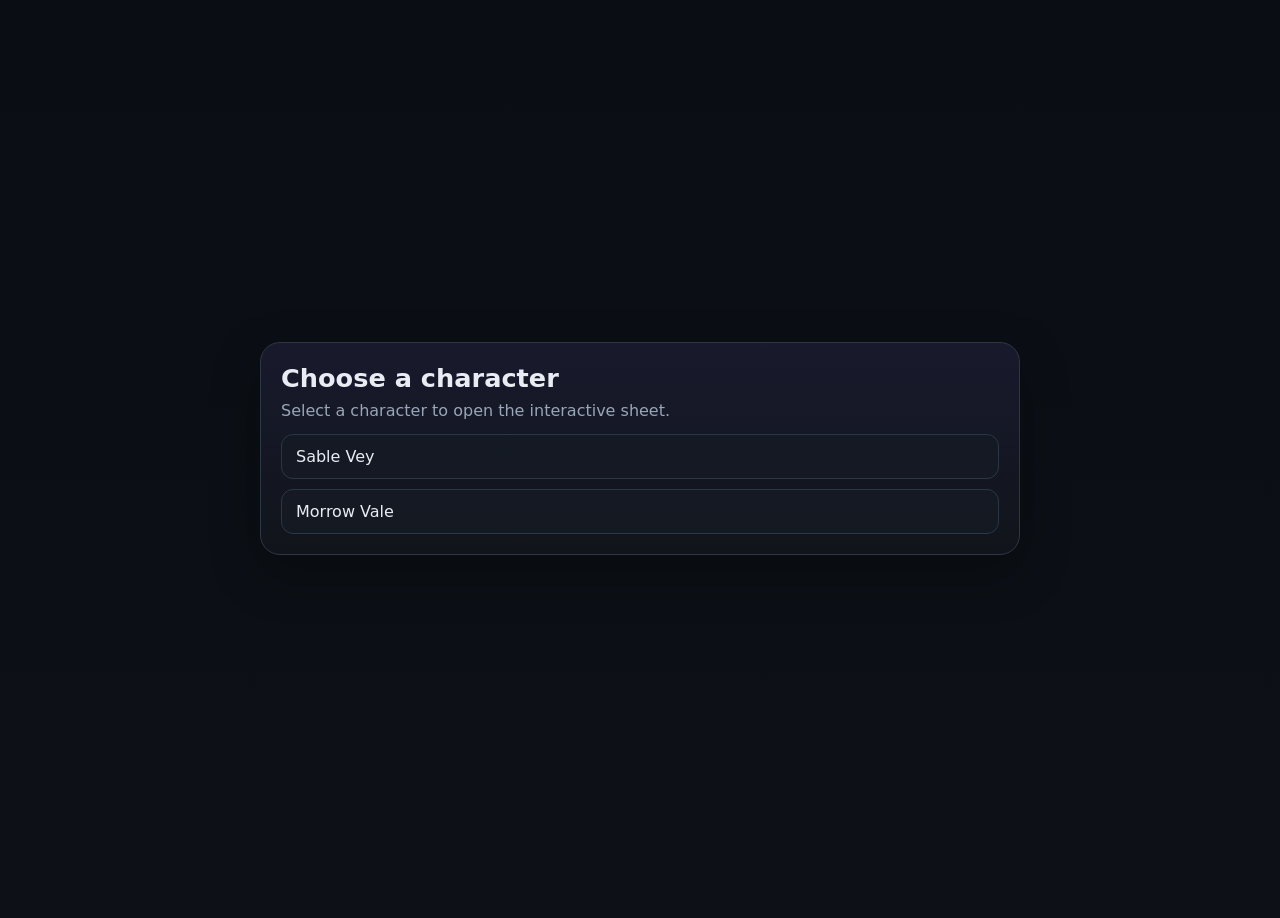
<file: index.html>
<!DOCTYPE html>
<html lang="en">
<head>
  <meta charset="UTF-8" />
  <meta name="viewport" content="width=device-width, initial-scale=1.0" />
  <title>Sable Vey — Interactive Character Sheet</title>
  <link rel="stylesheet" href="./src/styles/main.css" />
</head>
<body>
    <div id="app" class="app"></div>
  <script src="./src/data/characters/index.js"></script>
  <script src="./src/app/boot-loader.js"></script>
</body>
</html>
</file>
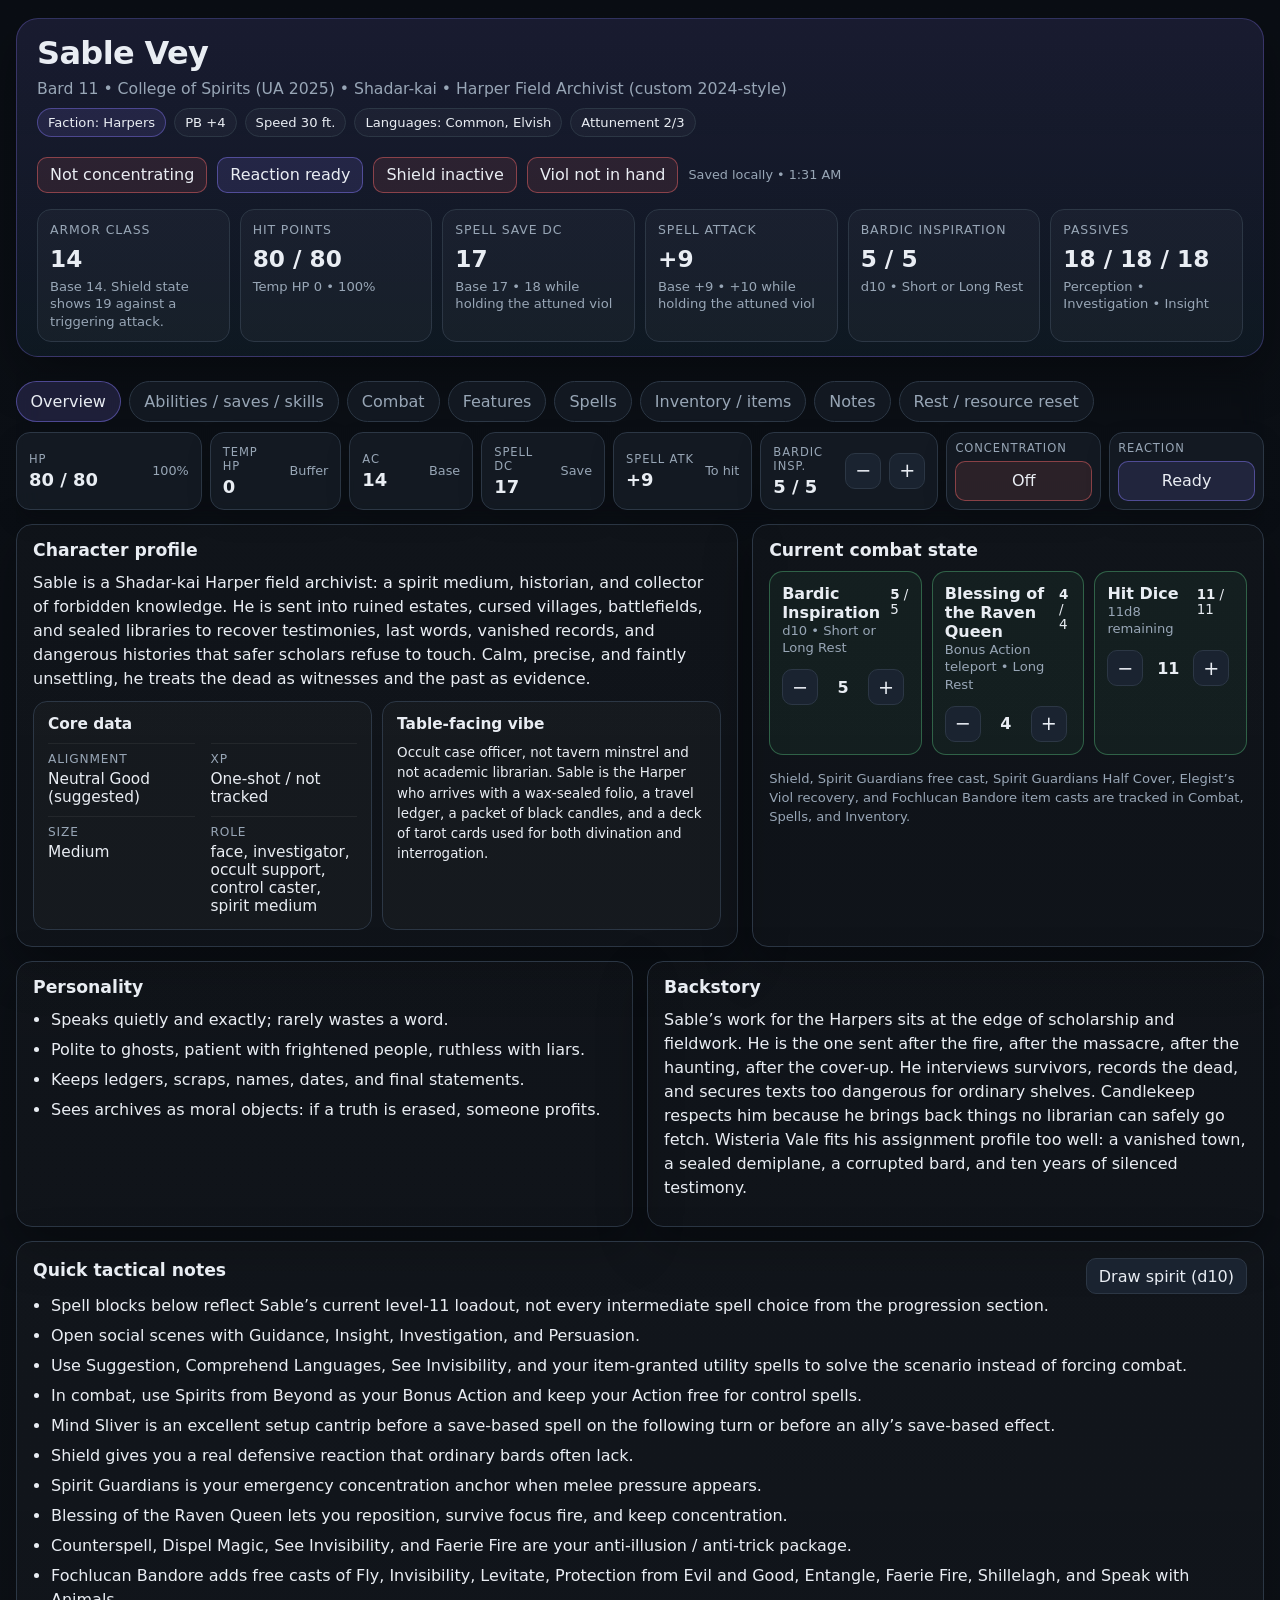
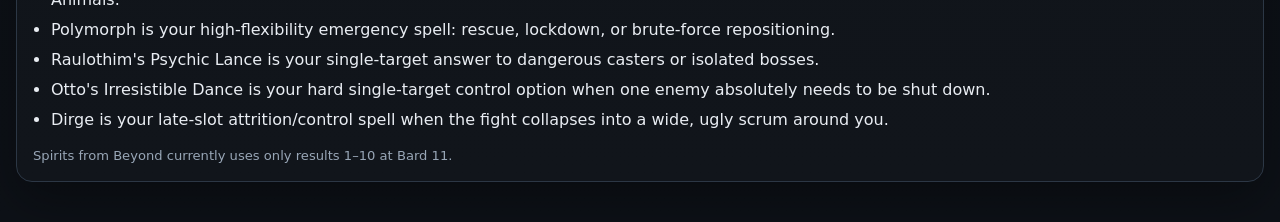
<file: reference/prototype.html>
<!DOCTYPE html>
<html lang="en">
<head>
  <meta charset="UTF-8" />
  <meta name="viewport" content="width=device-width, initial-scale=1.0" />
  <title>Sable Vey — Interactive Character Sheet</title>
  <style>
    :root {
      --bg: #0d1117; --panel: #141b24; --panel-2: #1a2330; --border: #2c3745; --text: #e9edf3; --muted: #98a6b6;
      --accent: #8b7cff; --accent-2: #4db6ff; --gold: #d5b76d; --green: #5fd08a; --red: #ff6b6b; --amber: #f0b75a;
      --shadow: 0 18px 50px rgba(0,0,0,.32); --radius: 16px; --font: Inter, ui-sans-serif, system-ui, -apple-system, BlinkMacSystemFont, "Segoe UI", sans-serif;
    }
    *{box-sizing:border-box} html,body{margin:0;padding:0;background:linear-gradient(180deg,#0a0e14 0%,#0d1117 100%);color:var(--text);font-family:var(--font)}
    body{min-height:100vh} button,input,textarea{font:inherit} button{cursor:pointer}
    .app{width:min(1500px,calc(100vw - 32px));margin:18px auto 40px}.hero{background:linear-gradient(180deg,rgba(139,124,255,.12),rgba(77,182,255,.06));border:1px solid rgba(139,124,255,.28);box-shadow:var(--shadow);border-radius:22px;padding:18px 20px 14px;margin-bottom:14px}
    .hero-top{display:flex;align-items:flex-start;justify-content:space-between;gap:20px;flex-wrap:wrap}.title-wrap h1{margin:0 0 8px;font-size:2rem;line-height:1.05;letter-spacing:-.02em}.subtitle{color:var(--muted);margin:0 0 10px;font-size:.98rem}
    .chip-row{display:flex;flex-wrap:wrap;gap:8px}.chip{display:inline-flex;align-items:center;gap:6px;padding:6px 10px;border-radius:999px;border:1px solid var(--border);background:rgba(255,255,255,.03);color:var(--text);font-size:.82rem;white-space:nowrap}.chip.accent{border-color:rgba(139,124,255,.4);background:rgba(139,124,255,.12)}.status-banner{display:flex;flex-wrap:wrap;gap:10px;align-items:center}
    .hero-metrics{display:grid;grid-template-columns:repeat(6,minmax(115px,1fr));gap:10px;margin-top:16px}.metric{background:rgba(255,255,255,.03);border:1px solid var(--border);border-radius:14px;padding:12px 12px 10px;min-height:82px}.metric-label{color:var(--muted);font-size:.78rem;text-transform:uppercase;letter-spacing:.07em;margin-bottom:8px}.metric-value{font-size:1.45rem;font-weight:700}.metric-sub{color:var(--muted);font-size:.82rem;margin-top:6px;line-height:1.35}
    .sticky-shell{position:sticky;top:0;z-index:40;display:flex;flex-direction:column;gap:10px;padding:10px 0 14px;backdrop-filter:blur(12px)}.tabs{display:flex;flex-wrap:wrap;gap:8px}.tab-btn{border:1px solid var(--border);background:rgba(20,27,36,.88);color:var(--muted);padding:10px 14px;border-radius:999px;transition:.16s ease}.tab-btn:hover{color:var(--text);border-color:rgba(139,124,255,.35)}.tab-btn.active{color:var(--text);border-color:rgba(139,124,255,.45);background:rgba(139,124,255,.16)}.status-strip{display:grid;grid-template-columns:1.2fr .85fr .8fr .8fr .9fr 1.15fr 1fr 1fr;gap:8px}.status-tile{display:flex;align-items:center;justify-content:space-between;gap:10px;min-height:60px;padding:10px 12px;border:1px solid var(--border);border-radius:14px;background:rgba(20,27,36,.9);box-shadow:0 10px 25px rgba(0,0,0,.16)}.status-copy{min-width:0}.status-label{font-size:.72rem;text-transform:uppercase;letter-spacing:.08em;color:var(--muted);margin-bottom:4px}.status-value{font-size:1.12rem;font-weight:700;line-height:1.1}.status-note{font-size:.8rem;color:var(--muted);white-space:nowrap}.status-tile.action-tile{padding:8px}.status-tile.action-tile .status-label{margin-bottom:6px}.status-tile.action-tile .toggle-btn{width:100%;min-height:40px}
    .tab-panel{display:none}.tab-panel.active{display:block}.section-grid{display:grid;grid-template-columns:repeat(12,1fr);gap:14px}.card{background:linear-gradient(180deg,rgba(255,255,255,.02),rgba(255,255,255,.015));border:1px solid var(--border);border-radius:var(--radius);padding:16px;box-shadow:var(--shadow);min-width:0}.card h2,.card h3,.card h4{margin:0 0 10px;line-height:1.15}.card h2{font-size:1.08rem}.card h3{font-size:.96rem}.card p{margin:0 0 10px;line-height:1.5}.muted{color:var(--muted)}.small{font-size:.84rem}.tiny{font-size:.76rem}
    .span-12{grid-column:span 12}.span-8{grid-column:span 8}.span-7{grid-column:span 7}.span-6{grid-column:span 6}.span-5{grid-column:span 5}.span-4{grid-column:span 4}.span-3{grid-column:span 3}
    .summary-grid{display:grid;grid-template-columns:repeat(2,minmax(0,1fr));gap:10px}.kv-grid{display:grid;grid-template-columns:repeat(2,minmax(0,1fr));gap:10px 16px}.kv{border-top:1px solid rgba(255,255,255,.06);padding-top:8px}.kv-label{font-size:.76rem;text-transform:uppercase;letter-spacing:.07em;color:var(--muted);margin-bottom:4px}.kv-value{font-size:.96rem}.list-clean{margin:0;padding-left:18px;line-height:1.5}.list-clean li+li{margin-top:6px}
    table{width:100%;border-collapse:collapse}th,td{text-align:left;padding:10px 10px;border-bottom:1px solid rgba(255,255,255,.06);vertical-align:top}th{color:var(--muted);font-weight:600;font-size:.82rem;text-transform:uppercase;letter-spacing:.06em}
    .ability-grid{display:grid;grid-template-columns:repeat(6,minmax(0,1fr));gap:10px}.ability-card{background:rgba(255,255,255,.02);border:1px solid var(--border);border-radius:14px;padding:12px;text-align:center}.ability-card .abbr{font-size:.78rem;letter-spacing:.1em;text-transform:uppercase;color:var(--muted)}.ability-card .score{font-size:1.8rem;font-weight:700;margin:6px 0 2px}.ability-card .mod{color:var(--accent-2);font-weight:700}
    .resource-grid{display:grid;grid-template-columns:repeat(3,minmax(0,1fr));gap:10px}.resource-card{border:1px solid var(--border);background:rgba(255,255,255,.025);border-radius:14px;padding:12px}.resource-card.depleted{border-color:rgba(255,107,107,.36);background:rgba(255,107,107,.06)}.resource-card.available{border-color:rgba(95,208,138,.38);background:rgba(95,208,138,.06)}.resource-top{display:flex;justify-content:space-between;gap:10px;align-items:baseline;margin-bottom:12px}.resource-name{font-weight:600}.resource-meta{color:var(--muted);font-size:.82rem;line-height:1.35}
    .stepper{display:flex;align-items:center;gap:8px}.stepper button,.toggle-btn,.ghost-btn,.spirit-btn{border:1px solid var(--border);background:var(--panel-2);color:var(--text);border-radius:10px;min-height:36px;padding:0 12px}.stepper button{width:36px;padding:0;font-size:1.2rem}.stepper-value{min-width:34px;text-align:center;font-weight:700}.toggle-btn.on{border-color:rgba(95,208,138,.45);background:rgba(95,208,138,.12)}.toggle-btn.off{border-color:rgba(255,107,107,.45);background:rgba(255,107,107,.10)}.toggle-btn.neutral-on{border-color:rgba(139,124,255,.45);background:rgba(139,124,255,.13)}
    .inline-controls{display:flex;gap:8px;flex-wrap:wrap}.input-row{display:grid;grid-template-columns:repeat(3,minmax(0,1fr));gap:10px}.field{display:flex;flex-direction:column;gap:6px}.field label{font-size:.78rem;text-transform:uppercase;letter-spacing:.06em;color:var(--muted)}.field input[type="number"],.field textarea{width:100%;background:#0f151d;color:var(--text);border:1px solid var(--border);border-radius:12px;padding:10px 12px}.field textarea{min-height:140px;resize:vertical;line-height:1.5}
    .death-row{display:flex;gap:20px;flex-wrap:wrap}.death-track{display:flex;align-items:center;gap:10px}.death-track strong{min-width:78px}.death-track label{display:inline-flex;width:26px;height:26px;border-radius:8px;border:1px solid var(--border);background:rgba(255,255,255,.02);align-items:center;justify-content:center}.death-track input{accent-color:var(--accent)}
    details.feature-block{border:1px solid var(--border);border-radius:14px;background:rgba(255,255,255,.02);padding:12px 14px}details.feature-block+details.feature-block{margin-top:10px}details.feature-block summary{cursor:pointer;font-weight:600}details.feature-block summary::marker{color:var(--accent)}
    .spirits-result{margin-top:12px;border:1px solid rgba(139,124,255,.32);background:rgba(139,124,255,.10);border-radius:12px;padding:12px}.pill-grid{display:flex;flex-wrap:wrap;gap:8px;margin-top:10px}.use-pill{border:1px solid var(--border);border-radius:999px;padding:8px 10px;background:rgba(255,255,255,.03);color:var(--text);font-size:.82rem}.use-pill.available{border-color:rgba(95,208,138,.42);background:rgba(95,208,138,.10)}.use-pill.spent{border-color:rgba(255,107,107,.42);background:rgba(255,107,107,.10)}
    .spell-stat-row{display:grid;grid-template-columns:repeat(4,minmax(0,1fr));gap:10px}.spell-filter-wrap{margin-top:14px;padding-top:14px;border-top:1px solid rgba(255,255,255,.06)}.spell-filter-bar{display:flex;flex-wrap:wrap;gap:8px;align-items:center}.spell-filter-btn{border:1px solid var(--border);background:rgba(255,255,255,.02);color:var(--muted);padding:8px 12px;border-radius:999px;font-size:.82rem;line-height:1.2;transition:.16s ease}.spell-filter-btn:hover{color:var(--text);border-color:rgba(139,124,255,.35)}.spell-filter-btn.active{color:var(--text);border-color:rgba(139,124,255,.45);background:rgba(139,124,255,.16)}.spell-filter-note{margin-top:8px;color:var(--muted);font-size:.8rem;line-height:1.4}.spell-group+.spell-group{margin-top:14px}.spell-level-title{margin:0 0 10px;color:var(--gold);font-size:.9rem;letter-spacing:.05em;text-transform:uppercase}.spell-card-grid{display:flex;flex-direction:column;gap:8px}.spell-card{border:1px solid var(--border);border-radius:14px;background:rgba(255,255,255,.02);overflow:hidden;box-shadow:0 8px 18px rgba(0,0,0,.12)}.spell-card.expanded{border-color:rgba(139,124,255,.3);background:rgba(255,255,255,.028)}.spell-card.depleted{border-color:rgba(255,107,107,.4);background:rgba(255,107,107,.08)}.spell-card.depleted.expanded{border-color:rgba(255,107,107,.5);background:rgba(255,107,107,.10)}.spell-row-btn{width:100%;display:flex;align-items:center;justify-content:space-between;gap:12px;padding:12px 14px;border:0;background:transparent;color:var(--text);text-align:left}.spell-row-btn:hover{background:rgba(255,255,255,.02)}.spell-card.depleted .spell-row-btn:hover{background:rgba(255,107,107,.06)}.spell-name-wrap{display:flex;align-items:center;gap:10px;min-width:0}.spell-chevron{display:inline-flex;align-items:center;justify-content:center;width:18px;color:var(--muted);font-size:.95rem;transition:transform .16s ease,color .16s ease}.spell-card.expanded .spell-chevron{transform:rotate(90deg);color:var(--text)}.spell-name{font-weight:650;line-height:1.25;font-size:.96rem}.spell-card-body{display:none;padding:12px 14px 14px;border-top:1px solid rgba(255,255,255,.06)}.spell-card.expanded .spell-card-body{display:block}.spell-card.depleted .spell-card-body{border-top-color:rgba(255,107,107,.16)}.spell-tags{display:flex;gap:6px;flex-wrap:wrap}.spell-detail-row,.spell-effect-row{display:flex;gap:6px;flex-wrap:wrap;margin-top:10px}.tag{font-size:.72rem;color:var(--muted);border:1px solid rgba(255,255,255,.08);border-radius:999px;padding:4px 8px;background:rgba(255,255,255,.02)}.tag.meta{color:var(--text);border-color:rgba(255,255,255,.12);background:rgba(255,255,255,.035)}.tag.effect{color:var(--text);border-color:rgba(240,183,90,.34);background:rgba(240,183,90,.12)}.tag.special{color:var(--text);border-color:rgba(139,124,255,.35);background:rgba(139,124,255,.12)}.tag.item{color:var(--text);border-color:rgba(77,182,255,.35);background:rgba(77,182,255,.10)}.spell-sub{margin-top:8px;color:var(--muted);font-size:.82rem;line-height:1.4}.empty-state{border:1px dashed rgba(255,255,255,.12);border-radius:14px;padding:14px;color:var(--muted);font-size:.88rem;background:rgba(255,255,255,.015)}
    .slot-row{display:grid;grid-template-columns:80px 1fr auto;gap:10px;align-items:center;padding:10px 0;border-bottom:1px solid rgba(255,255,255,.06)}.slot-pips{display:flex;gap:8px;flex-wrap:wrap}.slot-pip{width:14px;height:14px;border-radius:999px;border:1px solid var(--border);background:transparent}.slot-pip.filled{background:var(--accent);border-color:rgba(139,124,255,.6);box-shadow:0 0 0 3px rgba(139,124,255,.12)}
    .item-card{border:1px solid var(--border);border-radius:14px;padding:14px;background:rgba(255,255,255,.025)}.attune-row{display:grid;grid-template-columns:1fr auto;gap:10px;align-items:center;padding:10px 0;border-bottom:1px solid rgba(255,255,255,.06)}.consumables-grid{display:grid;grid-template-columns:repeat(3,minmax(0,1fr));gap:10px}.rest-actions{display:flex;gap:10px;flex-wrap:wrap;margin-bottom:12px}.ghost-btn{padding:10px 14px}.ghost-btn.primary{border-color:rgba(139,124,255,.4);background:rgba(139,124,255,.14)}.ghost-btn.warn{border-color:rgba(240,183,90,.42);background:rgba(240,183,90,.13)}.ghost-btn.danger{border-color:rgba(255,107,107,.45);background:rgba(255,107,107,.12)}.footer-note{margin-top:14px;color:var(--muted);font-size:.82rem;line-height:1.45}.saved-pill{color:var(--muted);font-size:.8rem}
    @media (max-width:1180px){.hero-metrics{grid-template-columns:repeat(3,minmax(115px,1fr))}.resource-grid,.spell-stat-row,.consumables-grid{grid-template-columns:repeat(2,minmax(0,1fr))}.ability-grid{grid-template-columns:repeat(3,minmax(0,1fr))}.spell-card-grid{grid-template-columns:1fr}.status-strip{grid-template-columns:repeat(4,minmax(0,1fr))}.span-8,.span-7,.span-6,.span-5,.span-4,.span-3{grid-column:span 12}}
    @media (max-width:760px){.app{width:min(100vw - 16px,1500px);margin:8px auto 24px}.hero{padding:14px;border-radius:18px}.hero-metrics,.resource-grid,.spell-stat-row,.consumables-grid,.ability-grid,.summary-grid,.input-row,.kv-grid,.status-strip{grid-template-columns:1fr}.metric,.status-tile{min-height:auto}}
  </style>
</head>
<body>
  <div id="app" class="app"></div>
  <script>
    const DATA = {"identity": {"name": "Sable Vey", "species": "Shadar-kai", "classLevel": "Bard 11", "subclass": "College of Spirits (UA 2025)", "background": "Harper Field Archivist (custom 2024-style)", "alignment": "Neutral Good (suggested)", "pb": "+4", "xp": "One-shot / not tracked", "languages": ["Common", "Elvish"], "size": "Medium", "speed": "30 ft.", "role": ["face", "investigator", "occult support", "control caster", "spirit medium"], "faction": "Harpers", "summary": "Sable is a Shadar-kai Harper field archivist: a spirit medium, historian, and collector of forbidden knowledge. He is sent into ruined estates, cursed villages, battlefields, and sealed libraries to recover testimonies, last words, vanished records, and dangerous histories that safer scholars refuse to touch. Calm, precise, and faintly unsettling, he treats the dead as witnesses and the past as evidence.", "session0": "Sable Vey is a Shadar-kai Harper field archivist and spirit medium. He is sent into haunted or forbidden places to recover dangerous texts, record testimony, and preserve truths that others would rather bury. Calm, exacting, and difficult to rattle, he treats the dead as witnesses and the past as evidence.", "vibe": "Occult case officer, not tavern minstrel and not academic librarian. Sable is the Harper who arrives with a wax-sealed folio, a travel ledger, a packet of black candles, and a deck of tarot cards used for both divination and interrogation.", "personality": ["Speaks quietly and exactly; rarely wastes a word.", "Polite to ghosts, patient with frightened people, ruthless with liars.", "Keeps ledgers, scraps, names, dates, and final statements.", "Sees archives as moral objects: if a truth is erased, someone profits."], "backstory": "Sable’s work for the Harpers sits at the edge of scholarship and fieldwork. He is the one sent after the fire, after the massacre, after the haunting, after the cover-up. He interviews survivors, records the dead, and secures texts too dangerous for ordinary shelves. Candlekeep respects him because he brings back things no librarian can safely go fetch. Wisteria Vale fits his assignment profile too well: a vanished town, a sealed demiplane, a corrupted bard, and ten years of silenced testimony."}, "combat": {"baseAC": 14, "shieldAC": 19, "initiative": "+2", "hp": 80, "hitDice": "11d8", "passives": {"Perception": 18, "Investigation": 18, "Insight": 18}}, "abilities": [{"name": "Strength", "abbr": "STR", "score": 8, "mod": "-1"}, {"name": "Dexterity", "abbr": "DEX", "score": 15, "mod": "+2"}, {"name": "Constitution", "abbr": "CON", "score": 14, "mod": "+2"}, {"name": "Intelligence", "abbr": "INT", "score": 10, "mod": "+0"}, {"name": "Wisdom", "abbr": "WIS", "score": 10, "mod": "+0"}, {"name": "Charisma", "abbr": "CHA", "score": 20, "mod": "+5"}], "saves": [{"name": "Strength", "bonus": "-1", "notes": "—"}, {"name": "Dexterity", "bonus": "+6", "notes": "Proficient"}, {"name": "Constitution", "bonus": "+2", "notes": "Advantage on concentration saves from War Caster"}, {"name": "Intelligence", "bonus": "+0", "notes": "—"}, {"name": "Wisdom", "bonus": "+0", "notes": "—"}, {"name": "Charisma", "bonus": "+9", "notes": "Proficient"}], "skills": [["Acrobatics", "+4", "Jack of All Trades"], ["Animal Handling", "+2", "Jack of All Trades"], ["Arcana", "+4", "Proficient"], ["Athletics", "+1", "Jack of All Trades"], ["Deception", "+7", "Jack of All Trades"], ["History", "+4", "Proficient"], ["Insight", "+8", "Expertise"], ["Intimidation", "+7", "Jack of All Trades"], ["Investigation", "+8", "Expertise"], ["Medicine", "+2", "Jack of All Trades"], ["Nature", "+2", "Jack of All Trades"], ["Perception", "+8", "Expertise"], ["Performance", "+7", "Jack of All Trades"], ["Persuasion", "+13", "Expertise"], ["Religion", "+2", "Jack of All Trades"], ["Sleight of Hand", "+4", "Jack of All Trades"], ["Stealth", "+4", "Jack of All Trades"], ["Survival", "+2", "Jack of All Trades"]], "proficiencies": {"Armor": ["Light armor"], "Weapons": ["Simple weapons"], "Saving Throws": ["Dexterity", "Charisma"], "Skills": ["Arcana", "History", "Insight", "Investigation", "Perception", "Persuasion"], "Tools / sets": ["Calligrapher’s Supplies", "Gaming Set (Playing Cards; flavored as tarot cards)", "Musical Instruments: viol, flute, hand drum"]}, "features": {"Species features": [{"title": "Darkvision", "lines": ["You can see in dim light within 60 feet as if it were bright light, and in darkness as if it were dim light."]}, {"title": "Fey Ancestry", "lines": ["You have Advantage on saving throws you make to avoid or end the Charmed condition on yourself."]}, {"title": "Keen Senses", "lines": ["You have proficiency in Perception."]}, {"title": "Necrotic Resistance", "lines": ["You have Resistance to Necrotic damage."]}, {"title": "Trance", "lines": ["You do not need to sleep, magic cannot put you to sleep, and you complete a Long Rest in 4 hours of trancelike meditation.", "At the end of a trance, you can gain two weapon or tool proficiencies you lack until your next Long Rest."]}, {"title": "Blessing of the Raven Queen", "lines": ["As a Bonus Action, teleport up to 30 feet to an unoccupied space you can see.", "Uses per Long Rest: 4.", "Starting at level 3, when you teleport this way, you also gain resistance to all damage until the start of your next turn."]}], "Origin feat": [{"title": "Magic Initiate (Wizard)", "lines": ["You learn two Wizard cantrips: Mind Sliver and Prestidigitation.", "You always have Shield prepared.", "You can cast Shield once without a spell slot per Long Rest, and you can also cast it using your spell slots.", "You use Charisma as the spellcasting ability for these feat spells."]}], "Class features": [{"title": "Bardic Inspiration (d10)", "lines": ["As a Bonus Action, choose one creature within 60 feet who can see or hear you.", "That creature gains one Bardic Inspiration die.", "Within the next hour, when it fails a D20 Test, it can roll the die and add it to the d20, potentially turning failure into success.", "Uses: equal to your Charisma modifier (5); recover all on a Long Rest, and on a Short Rest after level 5."]}, {"title": "Spellcasting", "lines": ["You prepare 16 Bard spells of level 1+.", "Spirit Guardians is always prepared from your subclass and does not count against that prepared total.", "You have Ritual Casting for Bard spells with the Ritual tag.", "Your spellcasting ability is Charisma."]}, {"title": "Expertise", "lines": ["Double proficiency bonus with Persuasion, Investigation, Insight, and Perception."]}, {"title": "Jack of All Trades", "lines": ["Add half your Proficiency Bonus to any ability check using a skill proficiency you lack and that does not already use your Proficiency Bonus."]}, {"title": "Font of Inspiration", "lines": ["Recover Bardic Inspiration on a Short or Long Rest.", "You may also expend a spell slot with no action to regain one expended use of Bardic Inspiration."]}, {"title": "Countercharm", "lines": ["If you or a creature within 30 feet fails a saving throw against an effect applying Charmed or Frightened, you can use your Reaction to cause the save to be rerolled with Advantage."]}, {"title": "Magical Secrets", "lines": ["Whenever your Bard prepared-spell total increases, your new prepared spells may come from the Bard, Cleric, Druid, or Wizard spell lists.", "When you replace a prepared Bard spell, the replacement may also come from those lists.", "Those chosen spells count as Bard spells for you."]}], "Subclass features": [{"title": "Channeler", "lines": ["You learn Guidance.", "When you cast Guidance, its range is 60 feet.", "You gain Playing Cards and proficiency with them.", "You may use playing cards, a crystal, an orb, a candle, or an ink pen as a Bard spellcasting focus."]}, {"title": "Spirits from Beyond", "lines": ["While holding a spellcasting focus, you can take a Bonus Action and expend one use of Bardic Inspiration.", "Roll your Bardic Inspiration die, then choose one creature you can see within 30 feet as the target.", "The spirit effect happens immediately.", "If the effect calls for a saving throw, the DC equals your Bard spell save DC."]}, {"title": "Empowered Channeling — Power from Beyond", "lines": ["Once per turn, when you cast a Bard spell that deals damage or restores Hit Points, roll 1d6.", "Add the number rolled to one damage roll of the spell or to the spell’s total healing."]}, {"title": "Empowered Channeling — Spiritual Manifestation", "lines": ["Spirit Guardians is always prepared.", "You can cast it once per Long Rest without a spell slot.", "When you cast it, you can modify it so that you and allies within the emanation have Half Cover.", "Once you modify the spell this way, you cannot do so again until a Short or Long Rest."]}]}, "spirits": [{"roll": 1, "name": "Beloved", "effect": "Target regains HP equal to one Bardic Inspiration roll + your Charisma modifier."}, {"roll": 2, "name": "Sharpshooter", "effect": "Target takes Force damage equal to one Bardic Inspiration roll + your Charisma modifier."}, {"roll": 3, "name": "Avenger", "effect": "Until the end of your next turn, any creature that hits the target with a melee attack takes Force damage equal to one Bardic Inspiration roll."}, {"roll": 4, "name": "Renegade", "effect": "Target can immediately take a Reaction to teleport up to 30 feet to an unoccupied space it can see."}, {"roll": 5, "name": "Fortune Teller", "effect": "Target has Advantage on D20 Tests until the start of your next turn."}, {"roll": 6, "name": "Wayfarer", "effect": "Target gains temporary HP equal to one Bardic Inspiration roll + your Bard level; while it has those temporary HP, its Speed increases by 10 feet."}, {"roll": 7, "name": "Trickster", "effect": "Target makes a Wisdom save. Fail: target takes Psychic damage equal to two Bardic Inspiration rolls and is Charmed until the start of your next turn. Success: half damage only."}, {"roll": 8, "name": "Shade", "effect": "Target becomes Invisible until the end of its next turn or until it attacks, deals damage, or casts a spell. When the invisibility ends, each creature in a 5-foot emanation from the target makes a Constitution save or takes Necrotic damage equal to two Bardic Inspiration rolls."}, {"roll": 9, "name": "Arsonist", "effect": "Target makes a Dexterity save, taking Fire damage equal to four Bardic Inspiration rolls on a failure or half as much on a success."}, {"roll": 10, "name": "Coward", "effect": "Target and each creature of your choice in a 30-foot emanation from the target make a Wisdom save or become Frightened until the start of your next turn. While Frightened this way, a creature’s Speed is halved and it can take either an action or a Bonus Action, not both."}], "spiritsNote": "At Bard 11, the Bardic Inspiration die is d10, so Spirits from Beyond currently only accesses results 1–10. Results 11 (Brute) and 12 (Controlled Channeling) do not come online until Bard 15, when Bardic Inspiration becomes a d12.", "attacks": [["Rapier", "+6", "1d8 + 2 piercing", "finesse"], ["Dagger", "+6", "1d4 + 2 piercing", "finesse, light, thrown 20/60"], ["Light Crossbow", "+6", "1d8 + 2 piercing", "loading, range 80/320, two-handed"], ["Vicious Mockery", "DC 18 with viol / 17 without", "3d6 psychic", "target has disadvantage on next attack roll before end of next turn if it fails"], ["Mind Sliver", "DC 18 with viol / 17 without", "3d6 psychic", "target subtracts 1d4 from next saving throw before end of your next turn on a failed Int save"]], "spellcasting": {"ability": "Charisma", "saveDCBase": 17, "saveDCWithViol": 18, "attackBase": 9, "attackWithViol": 10, "ritual": "Yes", "focus": "musical instrument, playing cards (flavored as tarot cards), crystal, orb, candle, or ink pen"}, "cantrips": {"Bard / subclass cantrips": [{"name": "Guidance", "tags": ["Subclass", "60 ft."]}, {"name": "Minor Illusion", "tags": ["Bard"]}, {"name": "Vicious Mockery", "tags": ["Bard"]}, {"name": "Message", "tags": ["Bard"]}, {"name": "Mage Hand", "tags": ["Bard"]}], "Origin feat cantrips": [{"name": "Mind Sliver", "tags": ["Magic Initiate"]}, {"name": "Prestidigitation", "tags": ["Magic Initiate"]}], "Item-granted cantrip": [{"name": "Shillelagh", "id": "shillelagh", "tags": ["Fochlucan Bandore", "Item cast", "1/dawn in source"]}]}, "preparedSpells": {"1st level": [{"name": "Healing Word", "tags": ["Prepared Bard"]}, {"name": "Detect Magic", "tags": ["Prepared Bard", "Ritual"]}, {"name": "Comprehend Languages", "tags": ["Prepared Bard", "Ritual"]}, {"name": "Dissonant Whispers", "tags": ["Prepared Bard"]}], "2nd level": [{"name": "Suggestion", "tags": ["Prepared Bard"]}, {"name": "See Invisibility", "tags": ["Prepared Bard"]}], "3rd level": [{"name": "Dispel Magic", "tags": ["Prepared Bard"]}, {"name": "Hypnotic Pattern", "tags": ["Prepared Bard"]}, {"name": "Counterspell", "tags": ["Prepared Bard", "Magical Secrets"]}], "4th level": [{"name": "Dimension Door", "tags": ["Prepared Bard"]}, {"name": "Greater Invisibility", "tags": ["Prepared Bard"]}, {"name": "Raulothim's Psychic Lance", "tags": ["Prepared Bard", "Magical Secrets"]}, {"name": "Polymorph", "tags": ["Prepared Bard"]}], "5th level": [{"name": "Synaptic Static", "tags": ["Prepared Bard"]}], "6th level": [{"name": "Dirge", "tags": ["Prepared Bard"]}, {"name": "Otto's Irresistible Dance", "tags": ["Prepared Bard"]}]}, "specialSpells": {"Subclass spell": [{"name": "Spirit Guardians", "tags": ["Subclass", "Always prepared", "Free cast 1/LR", "Does not count against prepared total"]}], "Origin feat spell": [{"name": "Shield", "tags": ["Magic Initiate", "Always prepared", "Free cast 1/LR", "Castable with slots"]}], "Item-granted spells": {"1st level": [{"name": "Entangle", "id": "entangle", "tags": ["Fochlucan Bandore", "Item cast", "1/dawn in source"]}, {"name": "Faerie Fire", "id": "faerieFire", "tags": ["Fochlucan Bandore", "Item cast", "1/dawn in source"]}, {"name": "Protection from Evil and Good", "id": "protectionFromEvilAndGood", "tags": ["Fochlucan Bandore", "Item cast", "1/dawn in source"]}, {"name": "Speak with Animals", "id": "speakWithAnimals", "tags": ["Fochlucan Bandore", "Item cast", "1/dawn in source"]}], "2nd level": [{"name": "Invisibility", "id": "invisibility", "tags": ["Fochlucan Bandore", "Item cast", "1/dawn in source"]}, {"name": "Levitate", "id": "levitate", "tags": ["Fochlucan Bandore", "Item cast", "1/dawn in source"]}], "3rd level": [{"name": "Fly", "id": "fly", "tags": ["Fochlucan Bandore", "Item cast", "1/dawn in source"]}]}}, "spellSlots": {"1": 4, "2": 3, "3": 3, "4": 3, "5": 2, "6": 1}, "magicItems": [{"id": "viol", "name": "Elegist’s Viol +1", "subtitle": "flavor reskin of Rhythm-Maker’s Drum +1; Uncommon, attunement by a Bard", "lines": ["This is mechanically a Rhythm-Maker’s Drum +1.", "Flavor: a dark wood viol strung with pale silver wire, tuned to funeral airs and séance-hall harmonics.", "+1 to Bard spell attack rolls.", "+1 to save DCs of Bard spells.", "1/dawn: as an action, regain one use of Bardic Inspiration.", "Acquired at: Bard 5."]}, {"id": "bandore", "name": "Fochlucan Bandore", "subtitle": "Instrument of the Bards; Uncommon, attunement by a Bard", "lines": ["You can use this instrument as a spellcasting focus for your Bard spells.", "You can use an action to play the instrument and cast one of its spells. Once the instrument has been used to cast a specific spell, it can’t cast that spell again until the next dawn.", "Common Instrument of the Bards spells: Fly, Invisibility, Levitate, and Protection from Evil and Good.", "Fochlucan Bandore spells: Entangle, Faerie Fire, Shillelagh, and Speak with Animals.", "While you play it, you can impose disadvantage on saving throws against any Bard spell you cast that causes the Charmed condition on a failed save, provided the spell has a somatic or material component.", "Acquired at: Bard 10."]}], "attunement": [{"label": "Elegist’s Viol +1", "key": "viol", "default": true}, {"label": "Fochlucan Bandore", "key": "bandore", "default": true}, {"label": "Third attunement slot occupied", "key": "thirdOccupied", "default": false}], "gear": ["Studded leather armor", "Rapier", "Dagger", "Light crossbow", "20 bolts", "Elegist’s Viol +1", "Fochlucan Bandore", "Tarot cards (mechanically playing cards)", "Candle and ink pen focus set", "Calligrapher’s Supplies", "Journal / field ledger", "Sealing wax and signet stamp"], "purchasePlan": [["Potion of Healing", 5, "50 gp", "250 gp"], ["Healer’s Kit", 2, "5 gp", "10 gp"], ["Climber’s Kit", 1, "25 gp", "25 gp"], ["Disguise Kit", 1, "25 gp", "25 gp"], ["Antitoxin", 2, "50 gp", "100 gp"], ["Holy Water", 2, "25 gp", "50 gp"], ["Fine Clothes", 1, "15 gp", "15 gp"], ["Hooded Lantern", 1, "5 gp", "5 gp"], ["Oil (flasks)", 10, "1 sp", "1 gp"], ["Silk Rope (50 ft.)", 1, "10 gp", "10 gp"], ["Steel Mirror", 1, "5 gp", "5 gp"], ["Total", "", "", "496 gp"]], "remainingCoin": "4 gp remaining", "tacticalNotes": ["Spell blocks below reflect Sable’s current level-11 loadout, not every intermediate spell choice from the progression section.", "Open social scenes with Guidance, Insight, Investigation, and Persuasion.", "Use Suggestion, Comprehend Languages, See Invisibility, and your item-granted utility spells to solve the scenario instead of forcing combat.", "In combat, use Spirits from Beyond as your Bonus Action and keep your Action free for control spells.", "Mind Sliver is an excellent setup cantrip before a save-based spell on the following turn or before an ally’s save-based effect.", "Shield gives you a real defensive reaction that ordinary bards often lack.", "Spirit Guardians is your emergency concentration anchor when melee pressure appears.", "Blessing of the Raven Queen lets you reposition, survive focus fire, and keep concentration.", "Counterspell, Dispel Magic, See Invisibility, and Faerie Fire are your anti-illusion / anti-trick package.", "Fochlucan Bandore adds free casts of Fly, Invisibility, Levitate, Protection from Evil and Good, Entangle, Faerie Fire, Shillelagh, and Speak with Animals.", "Polymorph is your high-flexibility emergency spell: rescue, lockdown, or brute-force repositioning.", "Raulothim's Psychic Lance is your single-target answer to dangerous casters or isolated bosses.", "Otto's Irresistible Dance is your hard single-target control option when one enemy absolutely needs to be shut down.", "Dirge is your late-slot attrition/control spell when the fight collapses into a wide, ugly scrum around you."]};
    const DEFAULT_STATE = {"ui": {"activeTab": "overview", "spellFilters": {"timing": "", "concentration": false, "ritual": false}, "expandedSpells": {}}, "hp": {"current": 80, "max": 80, "temp": 0}, "hitDiceRemaining": 11, "deathSaves": {"successes": [false, false, false], "failures": [false, false, false]}, "resources": {"bardicInspiration": 5, "blessing": 4, "shieldFree": true, "spiritGuardiansFree": true, "spiritGuardiansCover": true, "violRecover": true, "reactionUsed": false, "concentration": false, "shieldActive": false, "holdingViol": false}, "spellSlots": {"1": 4, "2": 3, "3": 3, "4": 3, "5": 2, "6": 1}, "itemUses": {"entangle": true, "faerieFire": true, "protectionFromEvilAndGood": true, "speakWithAnimals": true, "invisibility": true, "levitate": true, "fly": true, "shillelagh": true}, "attunement": {"viol": true, "bandore": true, "thirdOccupied": false}, "consumables": {"Potion of Healing": 5, "Healer’s Kit": 2, "Antitoxin": 2, "Holy Water": 2, "Oil (flasks)": 10}, "notes": {"runtime": "", "combat": ""}, "lastSpiritRoll": null};
    const STORAGE_KEY = 'sable-vey-sheet-v1';
    const LEVEL_ORDINAL = {'1':'1st','2':'2nd','3':'3rd','4':'4th','5':'5th','6':'6th'};
    const SPELL_META = {
      'Guidance': {timing:'action', concentration:true, range:'60 ft. (Channeler)', duration:'Conc. 1 min.', components:'V, S'},
      'Minor Illusion': {timing:'action', range:'30 ft. (5-ft cube)', duration:'1 min.', components:'S, M'},
      'Vicious Mockery': {timing:'action', range:'60 ft.', duration:'Instant.', components:'V', save:'Wis Save'},
      'Message': {timing:'action', range:'120 ft.', duration:'1 round', components:'S, M'},
      'Mage Hand': {timing:'action', range:'30 ft.', duration:'1 min.', components:'V, S'},
      'Mind Sliver': {timing:'action', range:'60 ft.', duration:'Instant.', components:'V', damage:'3d6 Psychic', save:'Int Save'},
      'Prestidigitation': {timing:'action', range:'10 ft.', duration:'Up to 1 hr.', components:'V, S'},
      'Shillelagh': {timing:'bonus', range:'Self', duration:'1 min.', components:'V, S, M', damage:'d12 Bludgeoning'},
      'Healing Word': {timing:'bonus', range:'60 ft.', duration:'Instant.', components:'V'},
      'Detect Magic': {timing:'action', concentration:true, ritual:true, range:'Self (30-ft radius)', duration:'Conc. 10 min.', components:'V, S'},
      'Comprehend Languages': {timing:'action', ritual:true, range:'Self', duration:'1 hr.', components:'V, S, M'},
      'Dissonant Whispers': {timing:'action', range:'60 ft.', duration:'Instant.', components:'V', save:'Wis Save'},
      'Suggestion': {timing:'action', concentration:true, range:'30 ft.', duration:'Conc. 8 hr.', components:'V, M', save:'Wis Save'},
      'See Invisibility': {timing:'action', range:'Self', duration:'1 hr.', components:'V, S, M'},
      'Dispel Magic': {timing:'action', range:'120 ft.', duration:'Instant.', components:'V, S'},
      'Hypnotic Pattern': {timing:'action', concentration:true, range:'120 ft. (30-ft cube)', duration:'Conc. 1 min.', components:'S, M', save:'Wis Save'},
      'Counterspell': {timing:'reaction', range:'60 ft.', duration:'Instant.', components:'S'},
      'Dimension Door': {timing:'action', range:'500 ft.', duration:'Instant.', components:'V'},
      'Greater Invisibility': {timing:'action', concentration:true, range:'Touch', duration:'Conc. 1 min.', components:'V, S'},
      "Raulothim's Psychic Lance": {timing:'action', range:'120 ft.', duration:'Instant.', components:'V', damage:'7d6 Psychic', save:'Int Save'},
      'Polymorph': {timing:'action', concentration:true, range:'60 ft.', duration:'Conc. 1 hr.', components:'V, S, M', save:'Wis Save'},
      'Synaptic Static': {timing:'action', range:'120 ft. (20-ft sphere)', duration:'Instant.', components:'V, S', damage:'8d6 Psychic', save:'Int Save'},
      'Dirge': {timing:'action', concentration:true, range:'Self (60-ft emanation)', duration:'Conc. 1 min.', components:'V', save:'Wis Save'},
      "Otto's Irresistible Dance": {timing:'action', concentration:true, range:'30 ft.', duration:'Conc. 1 min.', components:'V', save:'Wis Save'},
      'Spirit Guardians': {timing:'action', concentration:true, range:'Self (15-ft emanation)', duration:'Conc. 10 min.', components:'V, S, M', damage:'3d8 Radiant/Necrotic', save:'Wis Save'},
      'Shield': {timing:'reaction', range:'Self', duration:'1 round', components:'V, S'},
      'Entangle': {timing:'action', concentration:true, range:'90 ft. (20-ft square)', duration:'Conc. 1 min.', components:'V, S', save:'Str Save'},
      'Faerie Fire': {timing:'action', concentration:true, range:'60 ft. (20-ft cube)', duration:'Conc. 1 min.', components:'V', save:'Dex Save'},
      'Protection from Evil and Good': {timing:'action', concentration:true, range:'Touch', duration:'Conc. 10 min.', components:'V, S, M'},
      'Speak with Animals': {timing:'action', ritual:true, range:'Self', duration:'10 min.', components:'V, S'},
      'Invisibility': {timing:'action', concentration:true, range:'Touch', duration:'Conc. 1 hr.', components:'V, S, M'},
      'Levitate': {timing:'action', concentration:true, range:'60 ft.', duration:'Conc. 10 min.', components:'V, S, M', save:'Con Save'},
      'Fly': {timing:'action', concentration:true, range:'Touch', duration:'Conc. 10 min.', components:'V, S, M'}
    };
    function clone(v){return JSON.parse(JSON.stringify(v));}
    function clamp(n,min,max){return Math.max(min,Math.min(max,n));}
    function getByPath(obj,path){return path.split('.').reduce((acc,key)=>acc?.[key],obj);}
    function setByPath(obj,path,value){const parts=path.split('.');let cur=obj;for(let i=0;i<parts.length-1;i++)cur=cur[parts[i]];cur[parts[parts.length-1]]=value;}
    function escapeHtml(str){return String(str).replaceAll('&','&amp;').replaceAll('<','&lt;').replaceAll('>','&gt;').replaceAll('"','&quot;').replaceAll("'",'&#39;');}
    function deepMerge(base,override){if(Array.isArray(base)||Array.isArray(override)) return override ?? base; if(typeof base!=='object'||base===null) return override ?? base; const out={...base}; for(const key of Object.keys(override||{})){out[key]=key in base? deepMerge(base[key],override[key]) : override[key];} return out;}
    function loadState(){try{const raw=localStorage.getItem(STORAGE_KEY); if(!raw) return clone(DEFAULT_STATE); return deepMerge(clone(DEFAULT_STATE), JSON.parse(raw));}catch(err){return clone(DEFAULT_STATE);}}
    let state = loadState(); let lastSavedAt='';
    function derived(){const violBonus = state.resources.holdingViol && state.attunement.viol; return {ac: state.resources.shieldActive ? DATA.combat.shieldAC : DATA.combat.baseAC, spellDc: violBonus ? DATA.spellcasting.saveDCWithViol : DATA.spellcasting.saveDCBase, spellAtk: violBonus ? DATA.spellcasting.attackWithViol : DATA.spellcasting.attackBase, hpPct: state.hp.max > 0 ? Math.max(0, Math.min(100, Math.round((state.hp.current / state.hp.max) * 100))) : 0, attunedCount: Object.values(state.attunement).filter(Boolean).length};}
    function saveState(){localStorage.setItem(STORAGE_KEY, JSON.stringify(state)); lastSavedAt = new Date().toLocaleTimeString([], {hour:'numeric', minute:'2-digit'});}
    function counterCard(title,path,max,meta){const value=Number(getByPath(state,path) ?? 0); const cap=typeof max==='string'? Number(getByPath(state,max) ?? 0): Number(max); const depleted=value<=0; return `<div class="resource-card ${depleted?'depleted':'available'}"><div class="resource-top"><div><div class="resource-name">${escapeHtml(title)}</div><div class="resource-meta">${escapeHtml(meta)}</div></div><div class="small"><strong>${value}</strong> / ${cap}</div></div><div class="stepper"><button data-action="dec" data-path="${path}">−</button><div class="stepper-value">${value}</div><button data-action="inc" data-path="${path}" data-max="${cap}">+</button></div></div>`;}
    function boolCard(title,path,meta,onLabel='Available',offLabel='Used',style='on'){const value=!!getByPath(state,path); const klass=value ? (style==='neutral' ? 'neutral-on' : 'on') : 'off'; return `<div class="resource-card ${value?'available':'depleted'}"><div class="resource-top"><div><div class="resource-name">${escapeHtml(title)}</div><div class="resource-meta">${escapeHtml(meta)}</div></div></div><button class="toggle-btn ${klass}" data-action="toggle" data-path="${path}">${value ? onLabel : offLabel}</button></div>`;}
    function activeSpellFilterCount(){const f=state.ui.spellFilters||{}; return (f.timing?1:0) + (f.concentration?1:0) + (f.ritual?1:0);}
    function clearSpellFilters(){state.ui.spellFilters={timing:'', concentration:false, ritual:false};}
    function getSpellMeta(spell){const raw=SPELL_META[spell.name]||{}; const tags=spell.tags||[]; return {timing: raw.timing || 'action', concentration: !!raw.concentration, ritual: !!raw.ritual || tags.includes('Ritual'), range: raw.range || '—', duration: raw.duration || '—', components: raw.components || '—'};}
    function spellKey(spell){return spell.id || spell.name;}
    function isSpellExpanded(spell){return !!(state.ui.expandedSpells && state.ui.expandedSpells[spellKey(spell)]);}
    function spellMatchesFilters(spell){const filters=state.ui.spellFilters||{}; const meta=getSpellMeta(spell); if(filters.timing && meta.timing!==filters.timing) return false; if(filters.concentration && !meta.concentration) return false; if(filters.ritual && !meta.ritual) return false; return true;}
    function renderSpellFilterBar(){const filters=state.ui.spellFilters||{}; const timingButton=(value,label)=>`<button class="spell-filter-btn ${filters.timing===value?'active':''}" data-action="toggleSpellFilter" data-filter="timing" data-value="${value}">${label}</button>`; const toggleButton=(key,label)=>`<button class="spell-filter-btn ${filters[key]?'active':''}" data-action="toggleSpellFilter" data-filter="${key}" data-value="${filters[key]?'off':'on'}">${label}</button>`; return `<div class="spell-filter-wrap"><div class="spell-filter-bar">${timingButton('action','Action')}${timingButton('bonus','Bonus Action')}${timingButton('reaction','Reaction')}${toggleButton('concentration','Concentration')}${toggleButton('ritual','Ritual')}${activeSpellFilterCount()?'<button class="spell-filter-btn" data-action="clearSpellFilters">Clear filters</button>':''}</div><div class="spell-filter-note">Filter by casting time and maintenance. Click a spell name to expand its details. Spell detail tags use 5etools metadata and prefer newer reprints when available; source/category tags remain unchanged.</div></div>`;}
    function renderSpellSection(groups){const blocks=groups.map(([label,spells])=>{const filtered=spells.filter(spellMatchesFilters); if(!filtered.length) return ''; return `<div class="spell-group"><h3 class="spell-level-title">${escapeHtml(label)}</h3><div class="spell-card-grid">${filtered.map(spell=>spellCard(spell)).join('')}</div></div>`;}).filter(Boolean).join(''); return blocks || `<div class="empty-state">No spells in this section match the active filters.</div>`;}
    function renderSpiritResult(){if(!state.lastSpiritRoll) return `<div class="footer-note">Spirits from Beyond currently uses only results 1–10 at Bard 11.</div>`; const spirit = DATA.spirits.find(s=>s.roll===state.lastSpiritRoll); if(!spirit) return ''; return `<div class="spirits-result"><strong>Spirit result ${spirit.roll} — ${escapeHtml(spirit.name)}</strong><div class="small" style="margin-top:6px;line-height:1.45;">${escapeHtml(spirit.effect)}</div></div>`;}
    function renderHeader(){const d=derived(); return `<section class="hero"><div class="hero-top"><div class="title-wrap"><h1>${escapeHtml(DATA.identity.name)}</h1><p class="subtitle">${escapeHtml(DATA.identity.classLevel)} • ${escapeHtml(DATA.identity.subclass)} • ${escapeHtml(DATA.identity.species)} • ${escapeHtml(DATA.identity.background)}</p><div class="chip-row"><span class="chip accent">Faction: ${escapeHtml(DATA.identity.faction)}</span><span class="chip">PB ${escapeHtml(DATA.identity.pb)}</span><span class="chip">Speed ${escapeHtml(DATA.identity.speed)}</span><span class="chip">Languages: ${escapeHtml(DATA.identity.languages.join(', '))}</span><span class="chip">Attunement ${d.attunedCount}/3</span></div></div><div class="status-banner"><button class="toggle-btn ${state.resources.concentration?'on':'off'}" data-action="toggle" data-path="resources.concentration">${state.resources.concentration?'Concentrating':'Not concentrating'}</button><button class="toggle-btn ${state.resources.reactionUsed?'off':'neutral-on'}" data-action="toggle" data-path="resources.reactionUsed">${state.resources.reactionUsed?'Reaction spent':'Reaction ready'}</button><button class="toggle-btn ${state.resources.shieldActive?'on':'off'}" data-action="toggleShield">${state.resources.shieldActive?'Shield active (+5 AC)':'Shield inactive'}</button><button class="toggle-btn ${state.resources.holdingViol?'neutral-on':'off'}" data-action="toggle" data-path="resources.holdingViol">${state.resources.holdingViol?'Holding Elegist’s Viol':'Viol not in hand'}</button><span class="saved-pill">Saved locally${lastSavedAt?` • ${lastSavedAt}`:''}</span></div></div><div class="hero-metrics"><div class="metric"><div class="metric-label">Armor Class</div><div class="metric-value">${d.ac}</div><div class="metric-sub">Base 14. Shield state shows 19 against a triggering attack.</div></div><div class="metric"><div class="metric-label">Hit Points</div><div class="metric-value">${state.hp.current} / ${state.hp.max}</div><div class="metric-sub">Temp HP ${state.hp.temp} • ${d.hpPct}%</div></div><div class="metric"><div class="metric-label">Spell Save DC</div><div class="metric-value">${d.spellDc}</div><div class="metric-sub">Base 17 • 18 while holding the attuned viol</div></div><div class="metric"><div class="metric-label">Spell Attack</div><div class="metric-value">+${d.spellAtk}</div><div class="metric-sub">Base +9 • +10 while holding the attuned viol</div></div><div class="metric"><div class="metric-label">Bardic Inspiration</div><div class="metric-value">${state.resources.bardicInspiration} / 5</div><div class="metric-sub">d10 • Short or Long Rest</div></div><div class="metric"><div class="metric-label">Passives</div><div class="metric-value">18 / 18 / 18</div><div class="metric-sub">Perception • Investigation • Insight</div></div></div></section>`;}
    function renderStatusBar(){const d=derived(); return `<div class="status-strip"><div class="status-tile"><div class="status-copy"><div class="status-label">HP</div><div class="status-value">${state.hp.current} / ${state.hp.max}</div></div><div class="status-note">${d.hpPct}%</div></div><div class="status-tile"><div class="status-copy"><div class="status-label">Temp HP</div><div class="status-value">${state.hp.temp}</div></div><div class="status-note">Buffer</div></div><div class="status-tile"><div class="status-copy"><div class="status-label">AC</div><div class="status-value">${d.ac}</div></div><div class="status-note">${state.resources.shieldActive?'Shield':'Base'}</div></div><div class="status-tile"><div class="status-copy"><div class="status-label">Spell DC</div><div class="status-value">${d.spellDc}</div></div><div class="status-note">Save</div></div><div class="status-tile"><div class="status-copy"><div class="status-label">Spell Atk</div><div class="status-value">+${d.spellAtk}</div></div><div class="status-note">To hit</div></div><div class="status-tile"><div class="status-copy"><div class="status-label">Bardic Insp.</div><div class="status-value">${state.resources.bardicInspiration} / 5</div></div><div class="stepper"><button data-action="dec" data-path="resources.bardicInspiration">−</button><button data-action="inc" data-path="resources.bardicInspiration" data-max="5">+</button></div></div><div class="status-tile action-tile"><div style="width:100%;"><div class="status-label">Concentration</div><button class="toggle-btn ${state.resources.concentration?'on':'off'}" data-action="toggle" data-path="resources.concentration">${state.resources.concentration?'Active':'Off'}</button></div></div><div class="status-tile action-tile"><div style="width:100%;"><div class="status-label">Reaction</div><button class="toggle-btn ${state.resources.reactionUsed?'off':'neutral-on'}" data-action="toggle" data-path="resources.reactionUsed">${state.resources.reactionUsed?'Spent':'Ready'}</button></div></div></div>`;}
    function renderTabs(){const tabs=[['overview','Overview'],['abilities','Abilities / saves / skills'],['combat','Combat'],['features','Features'],['spells','Spells'],['inventory','Inventory / items'],['notes','Notes'],['rest','Rest / resource reset']]; return `<div class="sticky-shell"><nav class="tabs">${tabs.map(([id,label])=>`<button class="tab-btn ${state.ui.activeTab===id?'active':''}" data-action="tab" data-tab="${id}">${escapeHtml(label)}</button>`).join('')}</nav>${renderStatusBar()}</div>`;}
    function renderOverview(){return `<section class="tab-panel ${state.ui.activeTab==='overview'?'active':''}" data-tab="overview"><div class="section-grid"><div class="card span-7"><h2>Character profile</h2><p>${escapeHtml(DATA.identity.summary)}</p><div class="summary-grid"><div class="item-card"><h3>Core data</h3><div class="kv-grid"><div class="kv"><div class="kv-label">Alignment</div><div class="kv-value">${escapeHtml(DATA.identity.alignment)}</div></div><div class="kv"><div class="kv-label">XP</div><div class="kv-value">${escapeHtml(DATA.identity.xp)}</div></div><div class="kv"><div class="kv-label">Size</div><div class="kv-value">${escapeHtml(DATA.identity.size)}</div></div><div class="kv"><div class="kv-label">Role</div><div class="kv-value">${escapeHtml(DATA.identity.role.join(', '))}</div></div></div></div><div class="item-card"><h3>Table-facing vibe</h3><p class="small">${escapeHtml(DATA.identity.vibe)}</p></div></div></div><div class="card span-5"><h2>Current combat state</h2><div class="resource-grid">${counterCard('Bardic Inspiration','resources.bardicInspiration',5,'d10 • Short or Long Rest')}${counterCard('Blessing of the Raven Queen','resources.blessing',4,'Bonus Action teleport • Long Rest')}${counterCard('Hit Dice','hitDiceRemaining',11,'11d8 remaining')}</div><div class="footer-note">Shield, Spirit Guardians free cast, Spirit Guardians Half Cover, Elegist’s Viol recovery, and Fochlucan Bandore item casts are tracked in Combat, Spells, and Inventory.</div></div><div class="card span-6"><h2>Personality</h2><ul class="list-clean">${DATA.identity.personality.map(line=>`<li>${escapeHtml(line)}</li>`).join('')}</ul></div><div class="card span-6"><h2>Backstory</h2><p>${escapeHtml(DATA.identity.backstory)}</p></div><div class="card span-12"><div style="display:flex;justify-content:space-between;gap:12px;align-items:center;flex-wrap:wrap;"><h2>Quick tactical notes</h2><button class="spirit-btn" data-action="rollSpirit">Draw spirit (d10)</button></div><ul class="list-clean">${DATA.tacticalNotes.map(line=>`<li>${escapeHtml(line)}</li>`).join('')}</ul>${renderSpiritResult()}</div></div></section>`;}
    function renderAbilities(){return `<section class="tab-panel ${state.ui.activeTab==='abilities'?'active':''}" data-tab="abilities"><div class="section-grid"><div class="card span-12"><h2>Ability scores</h2><div class="ability-grid">${DATA.abilities.map(a=>`<div class="ability-card"><div class="abbr">${escapeHtml(a.abbr)}</div><div class="score">${a.score}</div><div>${escapeHtml(a.name)}</div><div class="mod">${escapeHtml(a.mod)}</div></div>`).join('')}</div></div><div class="card span-5"><h2>Saving throws</h2><table><thead><tr><th>Save</th><th>Bonus</th><th>Notes</th></tr></thead><tbody>${DATA.saves.map(row=>`<tr><td>${escapeHtml(row.name)}</td><td><strong>${escapeHtml(row.bonus)}</strong></td><td>${escapeHtml(row.notes)}</td></tr>`).join('')}</tbody></table></div><div class="card span-7"><h2>Skill bonuses</h2><table><thead><tr><th>Skill</th><th>Bonus</th><th>Notes</th></tr></thead><tbody>${DATA.skills.map(([skill,bonus,notes])=>`<tr><td>${escapeHtml(skill)}</td><td><strong>${escapeHtml(bonus)}</strong></td><td>${escapeHtml(notes)}</td></tr>`).join('')}</tbody></table></div><div class="card span-12"><h2>Proficiencies</h2><div class="summary-grid">${Object.entries(DATA.proficiencies).map(([heading,values])=>`<div class="item-card"><h3>${escapeHtml(heading)}</h3><ul class="list-clean">${values.map(v=>`<li>${escapeHtml(v)}</li>`).join('')}</ul></div>`).join('')}</div></div></div></section>`;}
    function renderCombat(){return `<section class="tab-panel ${state.ui.activeTab==='combat'?'active':''}" data-tab="combat"><div class="section-grid"><div class="card span-6"><h2>Hit point tracking</h2><div class="input-row"><div class="field"><label for="hp-current">Current HP</label><input id="hp-current" type="number" min="0" value="${state.hp.current}" data-action="number" data-path="hp.current"></div><div class="field"><label for="hp-max">Max HP</label><input id="hp-max" type="number" min="1" value="${state.hp.max}" data-action="number" data-path="hp.max"></div><div class="field"><label for="hp-temp">Temp HP</label><input id="hp-temp" type="number" min="0" value="${state.hp.temp}" data-action="number" data-path="hp.temp"></div></div><div class="footer-note">AC is 14 in studded leather, or 19 against a triggering attack while Shield is active.</div></div><div class="card span-6"><h2>Combat state</h2><div class="inline-controls" style="margin-bottom:10px;"><button class="toggle-btn ${state.resources.concentration?'on':'off'}" data-action="toggle" data-path="resources.concentration">${state.resources.concentration?'Concentrating':'Not concentrating'}</button><button class="toggle-btn ${state.resources.reactionUsed?'off':'neutral-on'}" data-action="toggle" data-path="resources.reactionUsed">${state.resources.reactionUsed?'Reaction spent':'Reaction ready'}</button><button class="toggle-btn ${state.resources.shieldActive?'on':'off'}" data-action="toggleShield">${state.resources.shieldActive?'Shield active':'Shield inactive'}</button></div><div class="death-row"><div class="death-track"><strong>Successes</strong>${[0,1,2].map(i=>`<label><input type="checkbox" data-action="checkbox" data-path="deathSaves.successes.${i}" ${state.deathSaves.successes[i]?'checked':''}></label>`).join('')}</div><div class="death-track"><strong>Failures</strong>${[0,1,2].map(i=>`<label><input type="checkbox" data-action="checkbox" data-path="deathSaves.failures.${i}" ${state.deathSaves.failures[i]?'checked':''}></label>`).join('')}</div></div></div><div class="card span-12"><h2>Resources</h2><div class="resource-grid">${counterCard('Bardic Inspiration','resources.bardicInspiration',5,'Bonus Action • d10 • Short or Long Rest')}${counterCard('Blessing of the Raven Queen','resources.blessing',4,'Bonus Action teleport • Long Rest')}${counterCard('Hit Dice','hitDiceRemaining',11,'11d8 • spend manually on Short Rest')}${boolCard('Shield free cast','resources.shieldFree','Magic Initiate • free cast once per Long Rest')}${boolCard('Spirit Guardians free cast','resources.spiritGuardiansFree','Subclass • free cast once per Long Rest')}${boolCard('Spirit Guardians Half Cover','resources.spiritGuardiansCover','Protective modification • Short or Long Rest')}</div></div><div class="card span-12"><h2>Attacks</h2><table><thead><tr><th>Attack</th><th>To hit / DC</th><th>Damage</th><th>Notes</th></tr></thead><tbody>${DATA.attacks.map(([name,hit,damage,notes])=>`<tr><td>${escapeHtml(name)}</td><td><strong>${escapeHtml(hit)}</strong></td><td>${escapeHtml(damage)}</td><td>${escapeHtml(notes)}</td></tr>`).join('')}</tbody></table></div><div class="card span-12"><h2>Combat scratch notes</h2><div class="field"><label for="combat-notes">Runtime combat notes</label><textarea id="combat-notes" data-action="textarea" data-path="notes.combat">${escapeHtml(state.notes.combat)}</textarea></div></div></div></section>`;}
    function renderFeatures(){return `<section class="tab-panel ${state.ui.activeTab==='features'?'active':''}" data-tab="features"><div class="section-grid">${Object.entries(DATA.features).map(([group,items],idx)=>`<div class="card span-6"><h2>${escapeHtml(group)}</h2>${items.map((item,itemIdx)=>`<details class="feature-block" ${(idx===0 && itemIdx===0)?'open':''}><summary>${escapeHtml(item.title)}</summary><ul class="list-clean" style="margin-top:10px;">${item.lines.map(line=>`<li>${escapeHtml(line)}</li>`).join('')}</ul></details>`).join('')}</div>`).join('')}<div class="card span-12"><div style="display:flex;justify-content:space-between;gap:12px;align-items:center;flex-wrap:wrap;"><h2>Spirits from Beyond table at Bard 11 (d10 only)</h2><button class="spirit-btn" data-action="rollSpirit">Draw spirit (d10)</button></div><table><thead><tr><th>Roll</th><th>Spirit</th><th>Effect</th></tr></thead><tbody>${DATA.spirits.map(s=>`<tr><td><strong>${s.roll}</strong></td><td>${escapeHtml(s.name)}</td><td>${escapeHtml(s.effect)}</td></tr>`).join('')}</tbody></table><div class="footer-note">${escapeHtml(DATA.spiritsNote)}</div>${renderSpiritResult()}</div></div></section>`;}
    function spellCard(spell){const meta=getSpellMeta(spell); const timingLabel=meta.timing==='bonus'?'1 Bonus Action':meta.timing==='reaction'?'1 Reaction':'1 Action'; const sourceTags=[...(spell.tags||[])]; const detailTags=[timingLabel, meta.range, meta.duration, `Components: ${meta.components}`, ...(meta.concentration?['Concentration']:[]), ...(meta.ritual?['Ritual']:[])]; const effectTags=[...(meta.damage?[meta.damage]:[]), ...(meta.save?[meta.save]:[])]; const expanded=isSpellExpanded(spell); const key=spellKey(spell); const itemAvailable=spell.id ? !!state.itemUses[spell.id] : null; const cardClasses=['spell-card']; if(expanded) cardClasses.push('expanded'); if(spell.id && !itemAvailable) cardClasses.push('depleted'); return `<div class="${cardClasses.join(' ')}"><button class="spell-row-btn" data-action="toggleSpellExpand" data-key="${escapeHtml(key)}" aria-expanded="${expanded?'true':'false'}"><span class="spell-name-wrap"><span class="spell-chevron">▸</span><span class="spell-name">${escapeHtml(spell.name)}</span></span></button><div class="spell-card-body">${sourceTags.length?`<div class="spell-tags">${sourceTags.map(tag=>`<span class="tag ${/Magical Secrets|Subclass|Magic Initiate/.test(tag)?'special':/Fochlucan|Item cast/.test(tag)?'item':''}">${escapeHtml(tag)}</span>`).join('')}</div>`:''}<div class="spell-detail-row">${detailTags.map(tag=>`<span class="tag meta">${escapeHtml(tag)}</span>`).join('')}</div>${effectTags.length?`<div class="spell-effect-row">${effectTags.map(tag=>`<span class="tag effect">${escapeHtml(tag)}</span>`).join('')}</div>`:''}${spell.id ? `<div class="pill-grid"><button class="use-pill ${itemAvailable?'available':'spent'}" data-action="toggleItemUse" data-key="${spell.id}">${itemAvailable?'Available':'Used'}</button></div>` : ''}</div></div>`;}
    function renderSpellSlots(){return Object.entries(DATA.spellSlots).map(([level,max])=>{const current=state.spellSlots[level]; return `<div class="slot-row"><div><strong>${LEVEL_ORDINAL[level]}</strong> level</div><div class="slot-pips">${Array.from({length:max},(_,i)=>`<span class="slot-pip ${i<current?'filled':''}"></span>`).join('')}</div><div class="stepper"><button data-action="dec" data-path="spellSlots.${level}">−</button><div class="stepper-value">${current}</div><button data-action="inc" data-path="spellSlots.${level}" data-max="${max}">+</button></div></div>`;}).join('');}
    function renderSpells(){const d=derived(); const totalSpellCount=33; const visibleSpellCount=[...Object.values(DATA.cantrips).flat(), ...Object.values(DATA.preparedSpells).flat(), ...Object.values(DATA.specialSpells).filter(v=>Array.isArray(v)).flat(), ...Object.values(DATA.specialSpells['Item-granted spells']).flat()].filter(spellMatchesFilters).length; return `<section class="tab-panel ${state.ui.activeTab==='spells'?'active':''}" data-tab="spells"><div class="section-grid"><div class="card span-12"><h2>Spellcasting</h2><div class="spell-stat-row"><div class="metric"><div class="metric-label">Spell Save DC</div><div class="metric-value">${d.spellDc}</div><div class="metric-sub">17 base • 18 while holding the attuned Elegist’s Viol +1</div></div><div class="metric"><div class="metric-label">Spell Attack Bonus</div><div class="metric-value">+${d.spellAtk}</div><div class="metric-sub">+9 base • +10 while holding the attuned Elegist’s Viol +1</div></div><div class="metric"><div class="metric-label">Prepared Bard spells</div><div class="metric-value">16</div><div class="metric-sub">Spirit Guardians does not count against this total</div></div><div class="metric"><div class="metric-label">Focus</div><div class="metric-value" style="font-size:1rem;">${escapeHtml(DATA.spellcasting.ability)}</div><div class="metric-sub">${escapeHtml(DATA.spellcasting.focus)}</div></div></div>${renderSpellFilterBar()}<div class="spell-filter-note">Showing ${visibleSpellCount} of ${totalSpellCount} spells.</div></div><div class="card span-5"><h2>Spell slots</h2>${renderSpellSlots()}</div><div class="card span-7"><h2>Cantrips</h2>${renderSpellSection(Object.entries(DATA.cantrips))}</div><div class="card span-8"><h2>Prepared Bard spells</h2>${renderSpellSection(Object.entries(DATA.preparedSpells))}</div><div class="card span-4"><h2>Always prepared / special source spells</h2>${renderSpellSection(Object.entries(DATA.specialSpells).filter(([k])=>k!=='Item-granted spells'))}<div class="resource-grid" style="margin-top:12px;grid-template-columns:1fr;">${boolCard('Shield free cast','resources.shieldFree','Magic Initiate • also castable with slots')}${boolCard('Spirit Guardians free cast','resources.spiritGuardiansFree','Subclass • does not count against prepared total')}${boolCard('Spirit Guardians Half Cover','resources.spiritGuardiansCover','Protective modification • Short or Long Rest')}</div></div><div class="card span-12"><h2>Item-granted spells (Fochlucan Bandore)</h2><p class="small muted">These are item casts, not prepared Bard spells. The markdown source marks them as 1/dawn. In this sheet, per your instruction, the Long Rest reset refreshes them.</p>${renderSpellSection(Object.entries(DATA.specialSpells['Item-granted spells']))}</div></div></section>`;}
    function renderInventory(){return `<section class="tab-panel ${state.ui.activeTab==='inventory'?'active':''}" data-tab="inventory"><div class="section-grid"><div class="card span-5"><h2>Attunement state</h2>${DATA.attunement.map(item=>`<div class="attune-row"><div>${escapeHtml(item.label)}</div><button class="toggle-btn ${state.attunement[item.key]?'on':'off'}" data-action="toggle" data-path="attunement.${item.key}">${state.attunement[item.key]?'Attuned / occupied':'Open / unattuned'}</button></div>`).join('')}<div class="footer-note">The source loadout is two attuned items and one open slot.</div></div><div class="card span-7"><h2>Magic items</h2><div class="summary-grid">${DATA.magicItems.map(item=>`<div class="item-card"><h3>${escapeHtml(item.name)}</h3><p class="muted small">${escapeHtml(item.subtitle)}</p><ul class="list-clean">${item.lines.map(line=>`<li>${escapeHtml(line)}</li>`).join('')}</ul>${item.id==='viol' ? `<div class="pill-grid"><button class="use-pill ${state.resources.violRecover?'available':'spent'}" data-action="toggle" data-path="resources.violRecover">${state.resources.violRecover?'Viol recovery available':'Viol recovery used'}</button></div>` : ''}</div>`).join('')}</div></div><div class="card span-6"><h2>Standard worn / carried gear</h2><ul class="list-clean">${DATA.gear.map(item=>`<li>${escapeHtml(item)}</li>`).join('')}</ul></div><div class="card span-6"><h2>Consumables</h2><div class="consumables-grid">${Object.entries(state.consumables).map(([name,qty])=>counterCard(name,`consumables.${name}`, Number(qty)+99, 'Runtime quantity tracker')).join('')}</div></div><div class="card span-12"><h2>Recommended 500 gp package</h2><table><thead><tr><th>Item</th><th>Qty</th><th>Cost each</th><th>Total</th></tr></thead><tbody>${DATA.purchasePlan.map(([item,qty,each,total])=>`<tr><td>${escapeHtml(String(item))}</td><td>${escapeHtml(String(qty))}</td><td>${escapeHtml(String(each))}</td><td><strong>${escapeHtml(String(total))}</strong></td></tr>`).join('')}</tbody></table><div class="footer-note">${escapeHtml(DATA.remainingCoin)}</div></div></div></section>`;}
    function renderNotes(){return `<section class="tab-panel ${state.ui.activeTab==='notes'?'active':''}" data-tab="notes"><div class="section-grid"><div class="card span-6"><h2>Character notes</h2><p>${escapeHtml(DATA.identity.session0)}</p><p class="small muted">${escapeHtml(DATA.identity.vibe)}</p></div><div class="card span-6"><h2>Runtime notes</h2><div class="field"><label for="runtime-notes">Editable play notes</label><textarea id="runtime-notes" data-action="textarea" data-path="notes.runtime">${escapeHtml(state.notes.runtime)}</textarea></div></div><div class="card span-12"><h2>Reference notes from the markdown</h2><ul class="list-clean">${DATA.tacticalNotes.map(line=>`<li>${escapeHtml(line)}</li>`).join('')}</ul></div></div></section>`;}
    function renderRest(){return `<section class="tab-panel ${state.ui.activeTab==='rest'?'active':''}" data-tab="rest"><div class="section-grid"><div class="card span-7"><h2>Reset actions</h2><div class="rest-actions"><button class="ghost-btn primary" data-action="shortRest">Short Rest reset</button><button class="ghost-btn warn" data-action="longRest">Long Rest reset</button><button class="ghost-btn danger" data-action="resetAll">Reset all trackers</button></div><div class="summary-grid"><div class="item-card"><h3>Short Rest</h3><ul class="list-clean small"><li>Resets Bardic Inspiration to 5.</li><li>Resets Spirit Guardians Half Cover use.</li><li>Clears reaction used, concentration, and Shield active state.</li><li>Leaves HP, spell slots, Blessing, free casts, item casts, consumables, and hit dice unchanged.</li></ul></div><div class="item-card"><h3>Long Rest</h3><ul class="list-clean small"><li>Restores HP to max and temp HP to 0.</li><li>Resets hit dice to 11, death saves, reaction used, concentration, and Shield active state.</li><li>Resets Bardic Inspiration, Blessing of the Raven Queen, Shield free cast, Spirit Guardians free cast, and Spirit Guardians Half Cover.</li><li>Restores all spell slots, Elegist’s Viol recovery, and all Fochlucan Bandore item-cast trackers.</li></ul></div></div></div><div class="card span-5"><h2>Tracker snapshot</h2><div class="kv-grid"><div class="kv"><div class="kv-label">HP</div><div class="kv-value">${state.hp.current} / ${state.hp.max} (+${state.hp.temp} temp)</div></div><div class="kv"><div class="kv-label">Hit dice</div><div class="kv-value">${state.hitDiceRemaining} / 11</div></div><div class="kv"><div class="kv-label">Bardic Inspiration</div><div class="kv-value">${state.resources.bardicInspiration} / 5</div></div><div class="kv"><div class="kv-label">Blessing uses</div><div class="kv-value">${state.resources.blessing} / 4</div></div><div class="kv"><div class="kv-label">Spell slots</div><div class="kv-value">${Object.entries(state.spellSlots).map(([lvl,v])=>`${lvl}:${v}`).join(' • ')}</div></div><div class="kv"><div class="kv-label">Concentration / reaction</div><div class="kv-value">${state.resources.concentration?'Concentrating':'Clear'} • ${state.resources.reactionUsed?'Reaction spent':'Reaction ready'}</div></div></div><div class="footer-note">Local state is saved automatically in this browser via localStorage.</div></div></div></section>`;}
    function renderApp(){saveState(); document.getElementById('app').innerHTML = `${renderHeader()}${renderTabs()}${renderOverview()}${renderAbilities()}${renderCombat()}${renderFeatures()}${renderSpells()}${renderInventory()}${renderNotes()}${renderRest()}`;}
    function shortRest(){state.resources.bardicInspiration=5; state.resources.spiritGuardiansCover=true; state.resources.reactionUsed=false; state.resources.concentration=false; state.resources.shieldActive=false;}
    function longRest(){state.hp.current=state.hp.max; state.hp.temp=0; state.hitDiceRemaining=11; state.deathSaves.successes=[false,false,false]; state.deathSaves.failures=[false,false,false]; state.resources.bardicInspiration=5; state.resources.blessing=4; state.resources.shieldFree=true; state.resources.spiritGuardiansFree=true; state.resources.spiritGuardiansCover=true; state.resources.violRecover=true; state.resources.reactionUsed=false; state.resources.concentration=false; state.resources.shieldActive=false; state.spellSlots=clone(DATA.spellSlots); Object.keys(state.itemUses).forEach(k=>state.itemUses[k]=true);}
    function resetAll(){state=clone(DEFAULT_STATE);}
    function handleClick(event){const btn=event.target.closest('[data-action]'); if(!btn) return; const action=btn.dataset.action; if(action==='tab'){state.ui.activeTab=btn.dataset.tab; renderApp(); return;} if(action==='toggleSpellFilter'){const filter=btn.dataset.filter; const value=btn.dataset.value; if(filter==='timing'){state.ui.spellFilters.timing = state.ui.spellFilters.timing===value ? '' : value;} else {state.ui.spellFilters[filter]=!state.ui.spellFilters[filter];} renderApp(); return;} if(action==='clearSpellFilters'){clearSpellFilters(); renderApp(); return;} if(action==='toggleSpellExpand'){state.ui.expandedSpells = state.ui.expandedSpells || {}; const key=btn.dataset.key; state.ui.expandedSpells[key]=!state.ui.expandedSpells[key]; renderApp(); return;} if(action==='dec' || action==='inc'){const path=btn.dataset.path; const current=Number(getByPath(state,path) ?? 0); const max=Number(btn.dataset.max || current+999); const next=action==='dec' ? Math.max(0,current-1) : Math.min(max,current+1); setByPath(state,path,next); renderApp(); return;} if(action==='toggle'){const path=btn.dataset.path; setByPath(state,path, !getByPath(state,path)); renderApp(); return;} if(action==='toggleShield'){state.resources.shieldActive=!state.resources.shieldActive; if(state.resources.shieldActive) state.resources.reactionUsed=true; renderApp(); return;} if(action==='toggleItemUse'){const key=btn.dataset.key; state.itemUses[key]=!state.itemUses[key]; renderApp(); return;} if(action==='rollSpirit'){state.lastSpiritRoll=Math.floor(Math.random()*10)+1; renderApp(); return;} if(action==='shortRest'){shortRest(); renderApp(); return;} if(action==='longRest'){longRest(); renderApp(); return;} if(action==='resetAll'){resetAll(); renderApp(); return;}}
    function handleChange(event){const el=event.target; const action=el.dataset.action; if(action==='number'){const path=el.dataset.path; let value=Number(el.value || 0); value = path==='hp.max' ? Math.max(1,value) : Math.max(0,value); setByPath(state,path,value); if(path==='hp.max' && state.hp.current>state.hp.max) state.hp.current=state.hp.max; renderApp(); return;} if(action==='checkbox'){setByPath(state, el.dataset.path, !!el.checked); renderApp();}}
    function handleInput(event){const el=event.target; if(el.dataset.action==='textarea'){setByPath(state, el.dataset.path, el.value); saveState(); const pill=document.querySelector('.saved-pill'); if(pill) pill.textContent = `Saved locally • ${new Date().toLocaleTimeString([], {hour:'numeric', minute:'2-digit'})}`;}}
    document.addEventListener('click', handleClick); document.addEventListener('change', handleChange); document.addEventListener('input', handleInput); renderApp();
  </script>
</body>
</html>
</file>
<file: src/styles/main.css>
:root {
  --bg: #0d1117; --panel: #141b24; --panel-2: #1a2330; --border: #2c3745; --text: #e9edf3; --muted: #98a6b6;
  --accent: #8b7cff; --accent-2: #4db6ff; --gold: #d5b76d; --green: #5fd08a; --red: #ff6b6b; --amber: #f0b75a;
  --shadow: 0 18px 50px rgba(0,0,0,.32); --radius: 16px; --font: Inter, ui-sans-serif, system-ui, -apple-system, BlinkMacSystemFont, "Segoe UI", sans-serif;
}
*{box-sizing:border-box} html,body{margin:0;padding:0;background:linear-gradient(180deg,#0a0e14 0%,#0d1117 100%);color:var(--text);font-family:var(--font)}
body{min-height:100vh} button,input,textarea{font:inherit} button{cursor:pointer}
.app{width:min(1500px,calc(100vw - 32px));margin:18px auto 40px}.hero{background:linear-gradient(180deg,rgba(139,124,255,.12),rgba(77,182,255,.06));border:1px solid rgba(139,124,255,.28);box-shadow:var(--shadow);border-radius:22px;padding:18px 20px 14px;margin-bottom:14px}
.hero-top{display:flex;align-items:flex-start;justify-content:space-between;gap:20px;flex-wrap:wrap}.title-wrap h1{margin:0 0 8px;font-size:2rem;line-height:1.05;letter-spacing:-.02em}.subtitle{color:var(--muted);margin:0 0 10px;font-size:.98rem}
.chip-row{display:flex;flex-wrap:wrap;gap:8px}.chip{display:inline-flex;align-items:center;gap:6px;padding:6px 10px;border-radius:999px;border:1px solid var(--border);background:rgba(255,255,255,.03);color:var(--text);font-size:.82rem;white-space:nowrap}.chip.accent{border-color:rgba(139,124,255,.4);background:rgba(139,124,255,.12)}.status-banner{display:flex;flex-wrap:wrap;gap:10px;align-items:center}
.hero-metrics{display:grid;grid-template-columns:repeat(6,minmax(115px,1fr));gap:10px;margin-top:16px}.metric{background:rgba(255,255,255,.03);border:1px solid var(--border);border-radius:14px;padding:12px 12px 10px;min-height:82px}.metric-label{color:var(--muted);font-size:.78rem;text-transform:uppercase;letter-spacing:.07em;margin-bottom:8px}.metric-value{font-size:1.45rem;font-weight:700}.metric-sub{color:var(--muted);font-size:.82rem;margin-top:6px;line-height:1.35}
.sticky-shell{position:sticky;top:0;z-index:40;display:flex;flex-direction:column;gap:10px;padding:10px 0 14px;backdrop-filter:blur(12px)}.tabs{display:flex;flex-wrap:wrap;gap:8px}.tab-btn{border:1px solid var(--border);background:rgba(20,27,36,.88);color:var(--muted);padding:10px 14px;border-radius:999px;transition:.16s ease}.tab-btn:hover{color:var(--text);border-color:rgba(139,124,255,.35)}.tab-btn.active{color:var(--text);border-color:rgba(139,124,255,.45);background:rgba(139,124,255,.16)}.status-label{font-size:.72rem;text-transform:uppercase;letter-spacing:.08em;color:var(--muted);margin-bottom:4px}.quick-play-bar{display:grid;grid-template-columns:1.2fr .8fr 1.4fr 1fr 1.8fr;gap:8px}.quick-play-tile{min-width:0;display:flex;flex-direction:column;justify-content:center;gap:8px;min-height:74px;padding:12px;border:1px solid var(--border);border-radius:14px;background:rgba(20,27,36,.92);box-shadow:0 10px 25px rgba(0,0,0,.16)}.quick-play-vitals .quick-play-value{font-size:1.32rem}.quick-play-value{font-size:1.18rem;font-weight:700;line-height:1.1}.quick-play-sub{font-size:.8rem;color:var(--muted);line-height:1.35}.quick-play-actions-row{display:flex;gap:8px;flex-wrap:wrap}.quick-play-actions-row .toggle-btn{flex:1 1 160px}.quick-play-split{display:grid;grid-template-columns:repeat(2,minmax(0,1fr));gap:10px}.quick-play-stat{font-size:1.12rem;font-weight:700}.quick-play-mini{font-size:.78rem;color:var(--muted)}.quick-summary-pills{display:flex;flex-wrap:wrap;gap:8px}.quick-summary-pill{display:inline-flex;align-items:center;gap:8px;padding:7px 10px;border-radius:999px;border:1px solid var(--border);background:rgba(255,255,255,.03);font-size:.8rem;line-height:1.2}.quick-summary-pill.available{border-color:rgba(95,208,138,.38);background:rgba(95,208,138,.10)}.quick-summary-pill.spent{border-color:rgba(255,107,107,.38);background:rgba(255,107,107,.10)}.quick-summary-pill.empty{color:var(--muted)}.quick-resources-shell{display:grid;grid-template-columns:repeat(4,minmax(0,1fr));gap:8px}.quick-group-card{min-width:0;border:1px solid var(--border);border-radius:14px;background:rgba(20,27,36,.92);box-shadow:0 10px 25px rgba(0,0,0,.16);padding:12px}.quick-group-head{display:flex;align-items:center;justify-content:space-between;gap:10px;margin-bottom:10px}.quick-group-head h3{margin:0;font-size:.92rem}.quick-entry-grid{display:grid;grid-template-columns:1fr;gap:8px}.quick-entry-grid .resource-card{padding:10px}.quick-entry-grid .resource-top{margin-bottom:10px}.quick-rest-card{display:flex;flex-direction:column;gap:12px}.quick-rest-block+.quick-rest-block{padding-top:10px;border-top:1px solid rgba(255,255,255,.06)}.quick-rest-title{font-size:.78rem;text-transform:uppercase;letter-spacing:.08em;color:var(--muted);margin-bottom:8px}.quick-mini-pills{display:flex;flex-wrap:wrap;gap:8px}.quick-mini-pill{display:inline-flex;align-items:center;gap:6px;padding:6px 9px;border-radius:999px;border:1px solid var(--border);background:rgba(255,255,255,.03);font-size:.76rem;line-height:1.2}.quick-mini-pill.available{border-color:rgba(95,208,138,.35);background:rgba(95,208,138,.10)}.quick-mini-pill.spent{border-color:rgba(255,107,107,.35);background:rgba(255,107,107,.10)}.quick-mini-pill.empty{color:var(--muted)}
.tab-panel{display:none}.tab-panel.active{display:block}.section-grid{display:grid;grid-template-columns:repeat(12,1fr);gap:14px}.card{background:linear-gradient(180deg,rgba(255,255,255,.02),rgba(255,255,255,.015));border:1px solid var(--border);border-radius:var(--radius);padding:16px;box-shadow:var(--shadow);min-width:0}.card h2,.card h3,.card h4{margin:0 0 10px;line-height:1.15}.card h2{font-size:1.08rem}.card h3{font-size:.96rem}.card p{margin:0 0 10px;line-height:1.5}.muted{color:var(--muted)}.small{font-size:.84rem}.tiny{font-size:.76rem}
.span-12{grid-column:span 12}.span-8{grid-column:span 8}.span-7{grid-column:span 7}.span-6{grid-column:span 6}.span-5{grid-column:span 5}.span-4{grid-column:span 4}.span-3{grid-column:span 3}
.summary-grid{display:grid;grid-template-columns:repeat(2,minmax(0,1fr));gap:10px}.kv-grid{display:grid;grid-template-columns:repeat(2,minmax(0,1fr));gap:10px 16px}.kv{border-top:1px solid rgba(255,255,255,.06);padding-top:8px}.kv-label{font-size:.76rem;text-transform:uppercase;letter-spacing:.07em;color:var(--muted);margin-bottom:4px}.kv-value{font-size:.96rem}.list-clean{margin:0;padding-left:18px;line-height:1.5}.list-clean li+li{margin-top:6px}
table{width:100%;border-collapse:collapse}th,td{text-align:left;padding:10px 10px;border-bottom:1px solid rgba(255,255,255,.06);vertical-align:top}th{color:var(--muted);font-weight:600;font-size:.82rem;text-transform:uppercase;letter-spacing:.06em}
.ability-grid{display:grid;grid-template-columns:repeat(6,minmax(0,1fr));gap:10px}.ability-card{background:rgba(255,255,255,.02);border:1px solid var(--border);border-radius:14px;padding:12px;text-align:center}.ability-card .abbr{font-size:.78rem;letter-spacing:.1em;text-transform:uppercase;color:var(--muted)}.ability-card .score{font-size:1.8rem;font-weight:700;margin:6px 0 2px}.ability-card .mod{color:var(--accent-2);font-weight:700}
.resource-grid{display:grid;grid-template-columns:repeat(3,minmax(0,1fr));gap:10px}.resource-card{border:1px solid var(--border);background:rgba(255,255,255,.025);border-radius:14px;padding:12px}.resource-card.depleted{border-color:rgba(255,107,107,.36);background:rgba(255,107,107,.06)}.resource-card.available{border-color:rgba(95,208,138,.38);background:rgba(95,208,138,.06)}.resource-top{display:flex;justify-content:space-between;gap:10px;align-items:baseline;margin-bottom:12px}.resource-name{font-weight:600}.resource-meta{color:var(--muted);font-size:.82rem;line-height:1.35}
.stepper{display:flex;align-items:center;gap:8px}.stepper button,.toggle-btn,.ghost-btn,.spirit-btn{border:1px solid var(--border);background:var(--panel-2);color:var(--text);border-radius:10px;min-height:36px;padding:0 12px}.stepper button{width:36px;padding:0;font-size:1.2rem}.stepper-value{min-width:34px;text-align:center;font-weight:700}.toggle-btn.on{border-color:rgba(95,208,138,.45);background:rgba(95,208,138,.12)}.toggle-btn.off{border-color:rgba(255,107,107,.45);background:rgba(255,107,107,.10)}.toggle-btn.neutral-on{border-color:rgba(139,124,255,.45);background:rgba(139,124,255,.13)}
.inline-controls{display:flex;gap:8px;flex-wrap:wrap}.input-row{display:grid;grid-template-columns:repeat(3,minmax(0,1fr));gap:10px}.field{display:flex;flex-direction:column;gap:6px}.field label{font-size:.78rem;text-transform:uppercase;letter-spacing:.06em;color:var(--muted)}.field input[type="number"],.field textarea{width:100%;background:#0f151d;color:var(--text);border:1px solid var(--border);border-radius:12px;padding:10px 12px}.field textarea{min-height:140px;resize:vertical;line-height:1.5}
.death-row{display:flex;gap:20px;flex-wrap:wrap}.death-track{display:flex;align-items:center;gap:10px}.death-track strong{min-width:78px}.death-track label{display:inline-flex;width:26px;height:26px;border-radius:8px;border:1px solid var(--border);background:rgba(255,255,255,.02);align-items:center;justify-content:center}.death-track input{accent-color:var(--accent)}
details.feature-block{border:1px solid var(--border);border-radius:14px;background:rgba(255,255,255,.02);padding:12px 14px}details.feature-block+details.feature-block{margin-top:10px}details.feature-block summary{cursor:pointer;font-weight:600}details.feature-block summary::marker{color:var(--accent)}
.spirits-result{margin-top:12px;border:1px solid rgba(139,124,255,.32);background:rgba(139,124,255,.10);border-radius:12px;padding:12px}.pill-grid{display:flex;flex-wrap:wrap;gap:8px;margin-top:10px}.use-pill{border:1px solid var(--border);border-radius:999px;padding:8px 10px;background:rgba(255,255,255,.03);color:var(--text);font-size:.82rem}.use-pill.available{border-color:rgba(95,208,138,.42);background:rgba(95,208,138,.10)}.use-pill.spent{border-color:rgba(255,107,107,.42);background:rgba(255,107,107,.10)}
.spell-stat-row{display:grid;grid-template-columns:repeat(4,minmax(0,1fr));gap:10px}.spell-filter-wrap{margin-top:14px;padding-top:14px;border-top:1px solid rgba(255,255,255,.06)}.spell-filter-bar{display:flex;flex-wrap:wrap;gap:8px;align-items:center}.spell-filter-btn{border:1px solid var(--border);background:rgba(255,255,255,.02);color:var(--muted);padding:8px 12px;border-radius:999px;font-size:.82rem;line-height:1.2;transition:.16s ease}.spell-filter-btn:hover{color:var(--text);border-color:rgba(139,124,255,.35)}.spell-filter-btn.active{color:var(--text);border-color:rgba(139,124,255,.45);background:rgba(139,124,255,.16)}.spell-filter-note{margin-top:8px;color:var(--muted);font-size:.8rem;line-height:1.4}.spell-group+.spell-group{margin-top:14px}.spell-level-title{margin:0 0 10px;color:var(--gold);font-size:.9rem;letter-spacing:.05em;text-transform:uppercase}.spell-card-grid{display:flex;flex-direction:column;gap:8px}.spell-card{border:1px solid var(--border);border-radius:14px;background:rgba(255,255,255,.02);overflow:hidden;box-shadow:0 8px 18px rgba(0,0,0,.12)}.spell-card.expanded{border-color:rgba(139,124,255,.3);background:rgba(255,255,255,.028)}.spell-card.depleted{border-color:rgba(255,107,107,.4);background:rgba(255,107,107,.08)}.spell-card.depleted.expanded{border-color:rgba(255,107,107,.5);background:rgba(255,107,107,.10)}.spell-row-btn{width:100%;display:flex;align-items:center;justify-content:space-between;gap:12px;padding:12px 14px;border:0;background:transparent;color:var(--text);text-align:left}.spell-row-btn:hover{background:rgba(255,255,255,.02)}.spell-card.depleted .spell-row-btn:hover{background:rgba(255,107,107,.06)}.spell-name-wrap{display:flex;align-items:center;gap:10px;min-width:0}.spell-chevron{display:inline-flex;align-items:center;justify-content:center;width:18px;color:var(--muted);font-size:.95rem;transition:transform .16s ease,color .16s ease}.spell-card.expanded .spell-chevron{transform:rotate(90deg);color:var(--text)}.spell-name{font-weight:650;line-height:1.25;font-size:.96rem}.spell-card-body{display:none;padding:12px 14px 14px;border-top:1px solid rgba(255,255,255,.06)}.spell-card.expanded .spell-card-body{display:block}.spell-card.depleted .spell-card-body{border-top-color:rgba(255,107,107,.16)}.spell-tags{display:flex;gap:6px;flex-wrap:wrap}.spell-detail-row,.spell-effect-row{display:flex;gap:6px;flex-wrap:wrap;margin-top:10px}.tag{font-size:.72rem;color:var(--muted);border:1px solid rgba(255,255,255,.08);border-radius:999px;padding:4px 8px;background:rgba(255,255,255,.02)}.tag.meta{color:var(--text);border-color:rgba(255,255,255,.12);background:rgba(255,255,255,.035)}.tag.effect{color:var(--text);border-color:rgba(240,183,90,.34);background:rgba(240,183,90,.12)}.tag.special{color:var(--text);border-color:rgba(139,124,255,.35);background:rgba(139,124,255,.12)}.tag.item{color:var(--text);border-color:rgba(77,182,255,.35);background:rgba(77,182,255,.10)}.spell-sub{margin-top:8px;color:var(--muted);font-size:.82rem;line-height:1.4}.empty-state{border:1px dashed rgba(255,255,255,.12);border-radius:14px;padding:14px;color:var(--muted);font-size:.88rem;background:rgba(255,255,255,.015)}
.slot-row{display:grid;grid-template-columns:80px 1fr auto;gap:10px;align-items:center;padding:10px 0;border-bottom:1px solid rgba(255,255,255,.06)}.slot-pips{display:flex;gap:8px;flex-wrap:wrap}.slot-pip{width:14px;height:14px;border-radius:999px;border:1px solid var(--border);background:transparent}.slot-pip.filled{background:var(--accent);border-color:rgba(139,124,255,.6);box-shadow:0 0 0 3px rgba(139,124,255,.12)}
.spell-cast-row{display:flex;align-items:center;gap:10px;margin-top:10px}.cast-btn{border:1px solid var(--border);background:var(--panel-2);color:var(--text);border-radius:10px;min-height:32px;padding:0 10px;font-size:.82rem}.cast-btn.available{border-color:rgba(95,208,138,.45);background:rgba(95,208,138,.12)}.cast-btn.depleted,.cast-btn:disabled{border-color:rgba(255,107,107,.45);background:rgba(255,107,107,.12);color:var(--muted);cursor:not-allowed}.spell-cast-note{font-size:.76rem;color:var(--muted)}
.item-card{border:1px solid var(--border);border-radius:14px;padding:14px;background:rgba(255,255,255,.025)}.attune-row{display:grid;grid-template-columns:1fr auto;gap:10px;align-items:center;padding:10px 0;border-bottom:1px solid rgba(255,255,255,.06)}.consumables-grid{display:grid;grid-template-columns:repeat(3,minmax(0,1fr));gap:10px}.rest-actions{display:flex;gap:10px;flex-wrap:wrap;margin-bottom:12px}.ghost-btn{padding:10px 14px}.ghost-btn.primary{border-color:rgba(139,124,255,.4);background:rgba(139,124,255,.14)}.ghost-btn.warn{border-color:rgba(240,183,90,.42);background:rgba(240,183,90,.13)}.ghost-btn.danger{border-color:rgba(255,107,107,.45);background:rgba(255,107,107,.12)}.footer-note{margin-top:14px;color:var(--muted);font-size:.82rem;line-height:1.45}.saved-pill{color:var(--muted);font-size:.8rem}
.bio-lock-bar{display:flex;justify-content:space-between;align-items:center}.notes-gate-row{display:flex;gap:8px;align-items:center;margin-top:10px}.notes-password-input{flex:1;background:#0f151d;color:var(--text);border:1px solid var(--border);border-radius:10px;padding:8px 12px;font-size:.9rem}.notes-gate-error{color:#e87;margin-top:8px;margin-bottom:0;}
.chooser-shell{min-height:calc(100vh - 40px);display:grid;place-items:center;padding:20px}.chooser-card{width:min(760px,100%);border:1px solid var(--border);border-radius:20px;background:linear-gradient(180deg,rgba(139,124,255,.10),rgba(255,255,255,.02));box-shadow:var(--shadow);padding:20px}.chooser-card h1{margin:0 0 8px;font-size:1.6rem}.chooser-sub{margin:0 0 14px;color:var(--muted)}.chooser-list{display:grid;gap:10px}.chooser-item{display:block;text-decoration:none;color:var(--text);border:1px solid var(--border);border-radius:12px;padding:12px 14px;background:rgba(20,27,36,.85)}.chooser-item:hover{border-color:rgba(139,124,255,.45);background:rgba(139,124,255,.14)}
@media (max-width:1180px){.hero-metrics{grid-template-columns:repeat(3,minmax(115px,1fr))}.resource-grid,.spell-stat-row,.consumables-grid,.quick-resources-shell{grid-template-columns:repeat(2,minmax(0,1fr))}.ability-grid{grid-template-columns:repeat(3,minmax(0,1fr))}.spell-card-grid{grid-template-columns:1fr}.quick-play-bar{grid-template-columns:repeat(2,minmax(0,1fr))}.span-8,.span-7,.span-6,.span-5,.span-4,.span-3{grid-column:span 12}}
@media (max-width:760px){.app{width:min(100vw - 16px,1500px);margin:8px auto 24px}.hero{padding:14px;border-radius:18px}.hero-metrics,.resource-grid,.spell-stat-row,.consumables-grid,.ability-grid,.summary-grid,.input-row,.kv-grid,.quick-play-bar,.quick-resources-shell,.quick-play-split{grid-template-columns:1fr}.quick-play-actions-row{flex-direction:column}.metric,.quick-play-tile{min-height:auto}}
</file>
